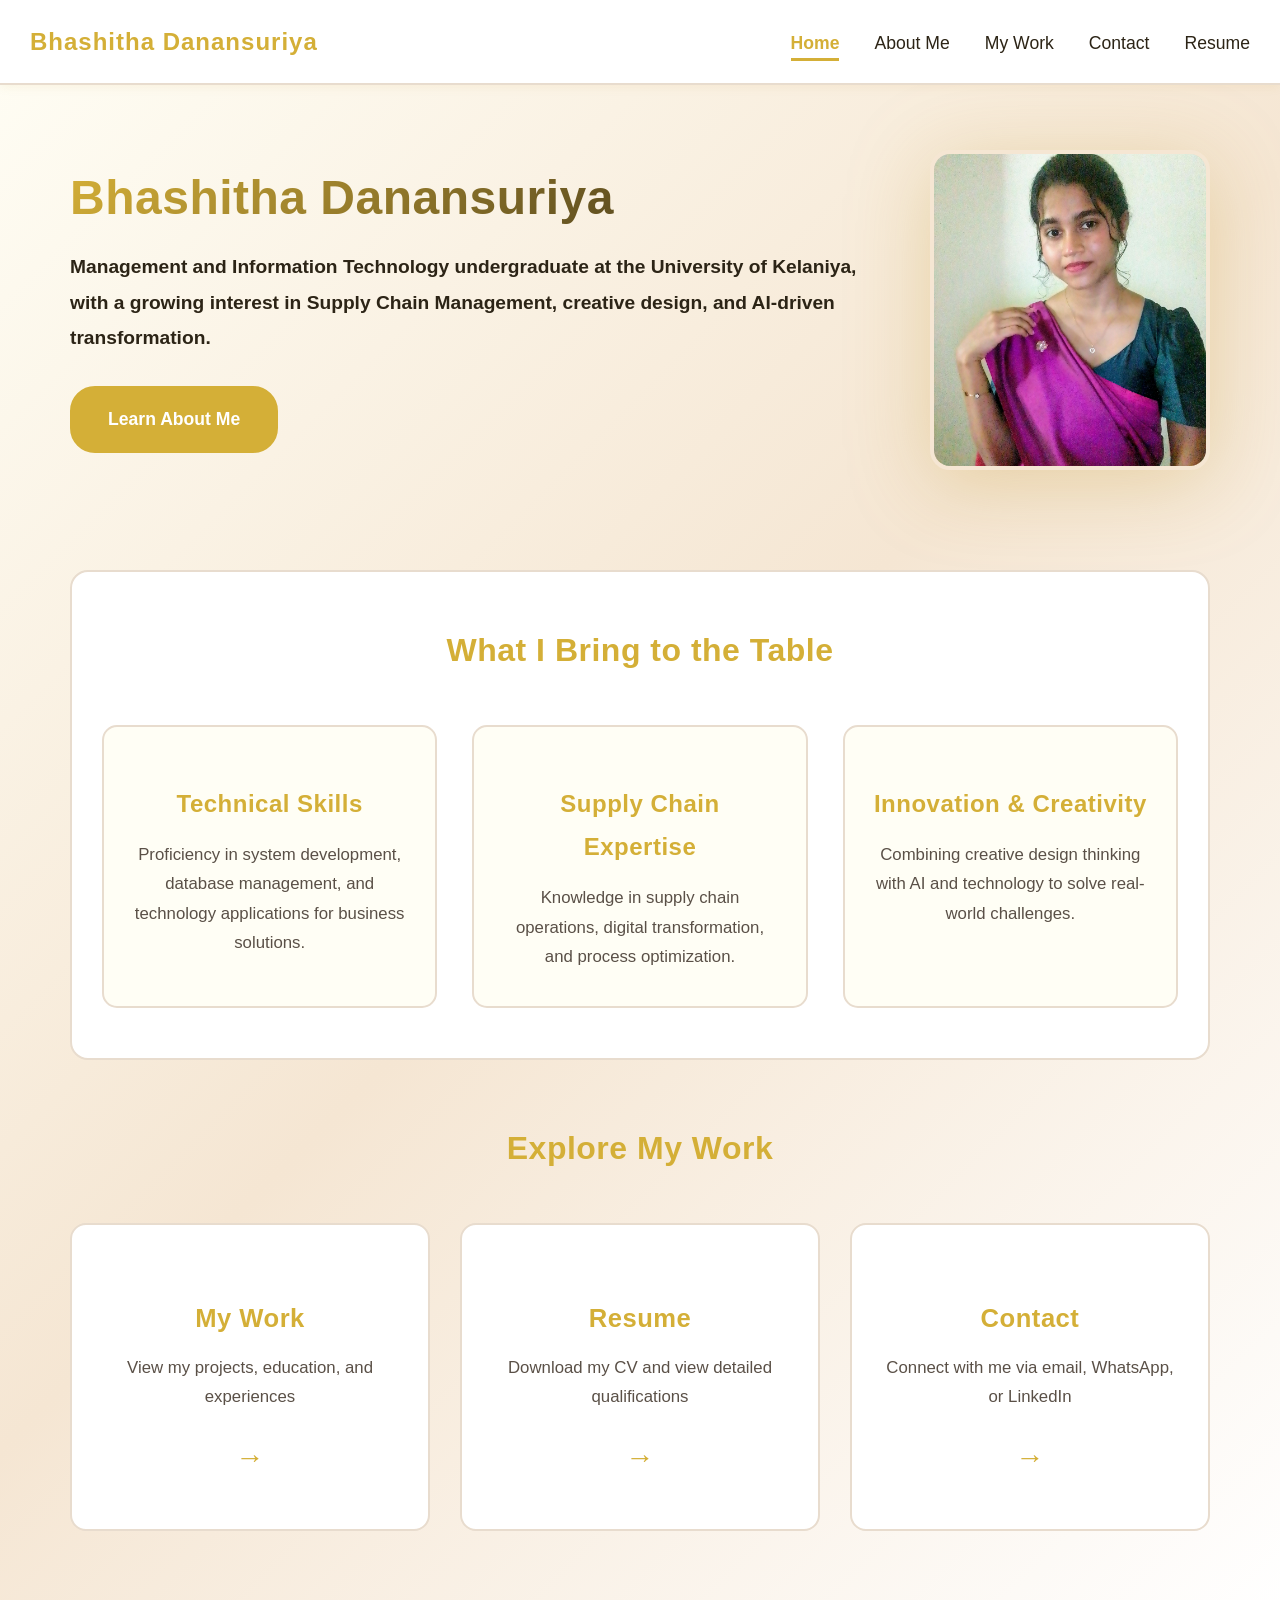
<file: index.html>
<!DOCTYPE html>
<html lang="en">
<head>
  <meta charset="UTF-8">
  <meta name="viewport" content="width=device-width, initial-scale=1.0">
  <title>Bhashitha Danansuriya | Portfolio</title>
  <link rel="stylesheet" href="style.css">
</head>
<body>

  <!-- Shared navbar: repeated on every page, with the current page marked "active" -->
  <nav>
    <div class="logo">Bhashitha Danansuriya</div>
    <ul>
      <li><a href="index.html" class="active">Home</a></li>
      <li><a href="about.html">About Me</a></li>
      <li><a href="my-work.html">My Work</a></li>
      <li><a href="contact.html">Contact</a></li>
      <li><a href="resume.html">Resume</a></li>
    </ul>
  </nav>

  <div class="container">
    <div class="hero">
      <div class="hero-text">
        <h1>Bhashitha Danansuriya</h1>
        <p class="hero-tagline"><strong>Management and Information Technology undergraduate at the University of Kelaniya, with a growing interest in Supply Chain Management, creative design, and AI-driven transformation.</strong></p>
        <div class="hero-cta">
          <a href="about.html" class="cta-button primary-cta">Learn About Me</a>
        </div>
      </div>
      <div class="hero-image">
        <img src="images/profile.jpg" alt="Bhashitha Danansuriya">
      </div>
    </div>

    <!-- Highlights Section -->
    <section class="highlights-section">
      <h2>What I Bring to the Table</h2>
      <div class="highlights-grid">
        <div class="highlight-card">
          <div class="highlight-icon">
            <i class="fas fa-brain"></i>
          </div>
          <h3>Technical Skills</h3>
          <p>Proficiency in system development, database management, and technology applications for business solutions.</p>
        </div>
        <div class="highlight-card">
          <div class="highlight-icon">
            <i class="fas fa-sitemap"></i>
          </div>
          <h3>Supply Chain Expertise</h3>
          <p>Knowledge in supply chain operations, digital transformation, and process optimization.</p>
        </div>
        <div class="highlight-card">
          <div class="highlight-icon">
            <i class="fas fa-lightbulb"></i>
          </div>
          <h3>Innovation & Creativity</h3>
          <p>Combining creative design thinking with AI and technology to solve real-world challenges.</p>
        </div>
      </div>
    </section>

    <!-- Quick Links Section -->
    <section class="quick-links-section">
      <h2>Explore My Work</h2>
      <div class="quick-links-grid">
        <a href="my-work.html" class="quick-link-card">
          <div class="quick-link-icon">
            <i class="fas fa-folder-open"></i>
          </div>
          <h3>My Work</h3>
          <p>View my projects, education, and experiences</p>
          <span class="quick-link-arrow">→</span>
        </a>
        <a href="resume.html" class="quick-link-card">
          <div class="quick-link-icon">
            <i class="fas fa-file-pdf"></i>
          </div>
          <h3>Resume</h3>
          <p>Download my CV and view detailed qualifications</p>
          <span class="quick-link-arrow">→</span>
        </a>
        <a href="contact.html" class="quick-link-card">
          <div class="quick-link-icon">
            <i class="fas fa-envelope"></i>
          </div>
          <h3>Contact</h3>
          <p>Connect with me via email, WhatsApp, or LinkedIn</p>
          <span class="quick-link-arrow">→</span>
        </a>
      </div>
    </section>
  </div>

  <script src="script.js"></script>
</body>
</html>
</file>
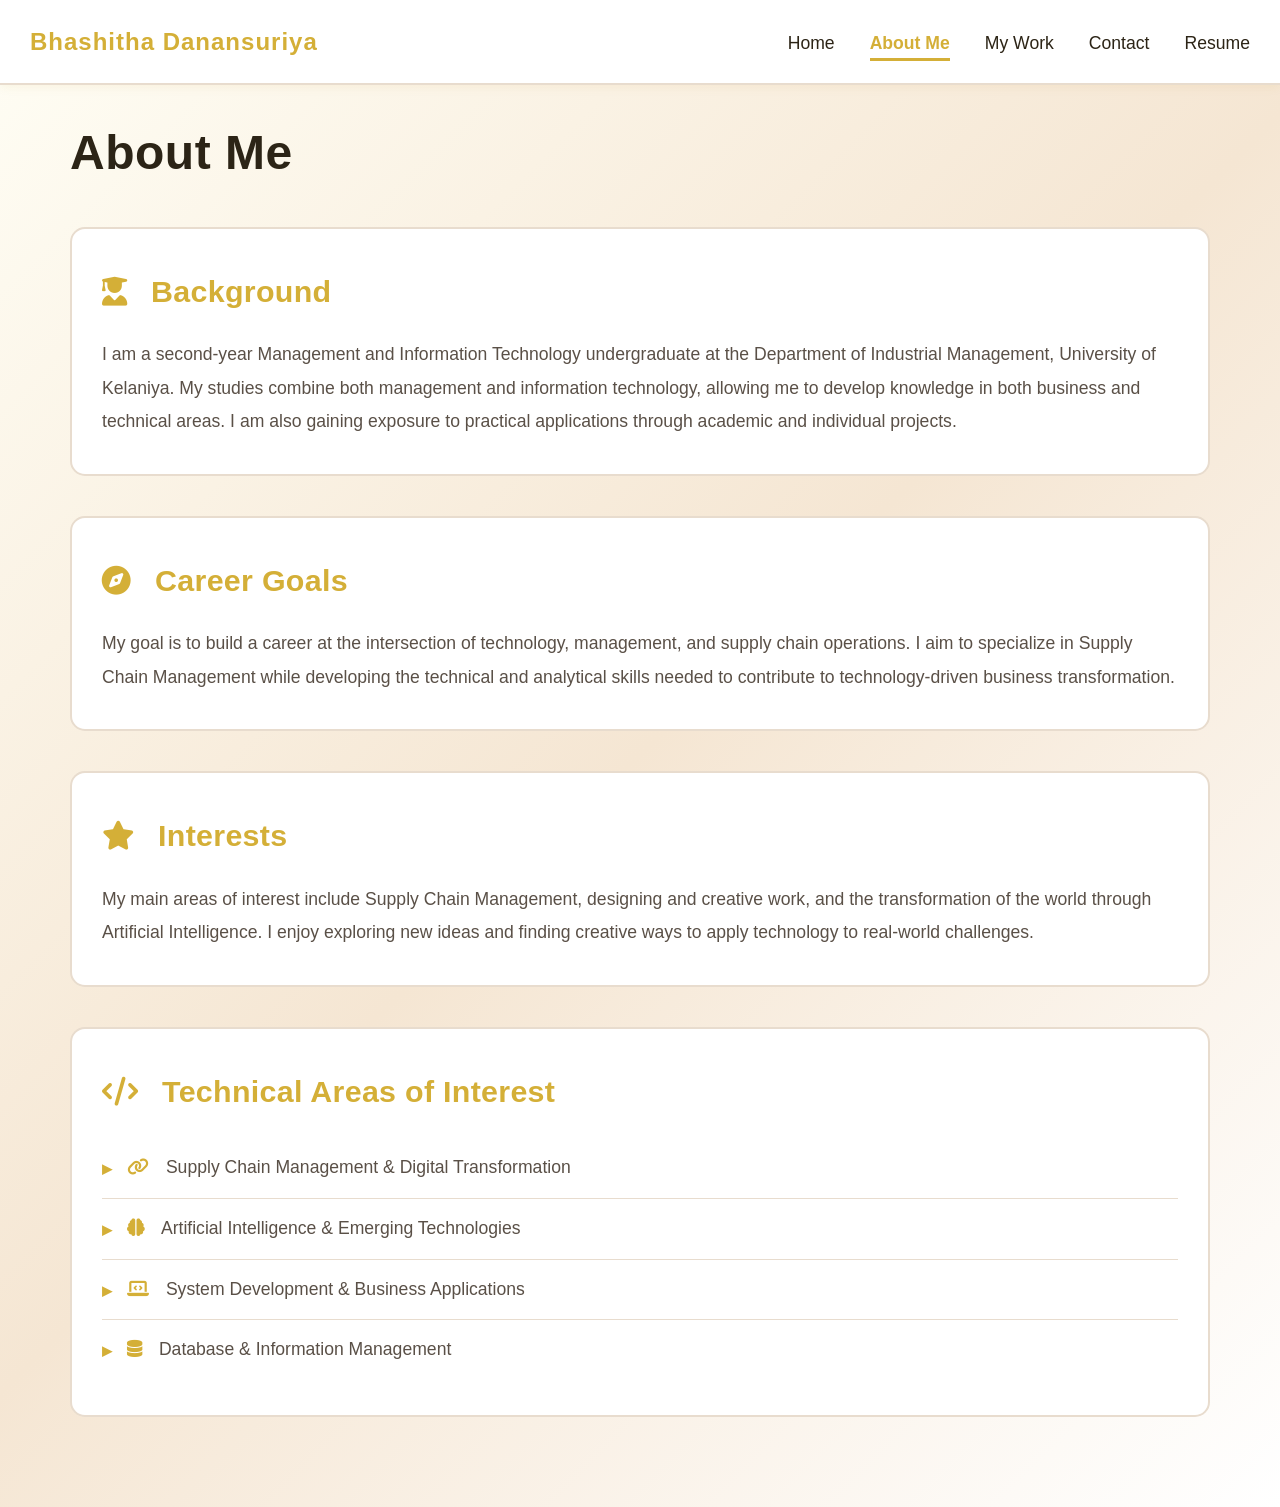
<file: about.html>
<!DOCTYPE html>
<html lang="en">
<head>
  <meta charset="UTF-8">
  <meta name="viewport" content="width=device-width, initial-scale=1.0">
  <title>About Me | Bhashitha Danansuriya</title>
  <link rel="stylesheet" href="style.css">
  <link rel="stylesheet" href="https://cdnjs.cloudflare.com/ajax/libs/font-awesome/6.4.0/css/all.min.css">
</head>
<body>

  <nav>
    <div class="logo">Bhashitha Danansuriya</div>
    <ul>
      <li><a href="index.html">Home</a></li>
      <li><a href="about.html" class="active">About Me</a></li>
      <li><a href="my-work.html">My Work</a></li>
      <li><a href="contact.html">Contact</a></li>
      <li><a href="resume.html">Resume</a></li>
    </ul>
  </nav>

  <div class="container">
    <h1>About Me</h1>

    <section class="about-section">
      <h2><i class="fas fa-user-graduate"></i> Background</h2>
      <p>I am a second-year Management and Information Technology undergraduate at the Department of Industrial Management, University of Kelaniya. My studies combine both management and information technology, allowing me to develop knowledge in both business and technical areas. I am also gaining exposure to practical applications through academic and individual projects.</p>
    </section>

    <section class="about-section">
      <h2><i class="fas fa-compass"></i> Career Goals</h2>
      <p>My goal is to build a career at the intersection of technology, management, and supply chain operations. I aim to specialize in Supply Chain Management while developing the technical and analytical skills needed to contribute to technology-driven business transformation.</p>
    </section>

    <section class="about-section">
      <h2><i class="fas fa-star"></i> Interests</h2>
      <p>My main areas of interest include Supply Chain Management, designing and creative work, and the transformation of the world through Artificial Intelligence. I enjoy exploring new ideas and finding creative ways to apply technology to real-world challenges.</p>
    </section>

    <section class="about-section">
      <h2><i class="fas fa-code"></i> Technical Areas of Interest</h2>
      <ul>
        <li><i class="fas fa-chain"></i> Supply Chain Management & Digital Transformation</li>
        <li><i class="fas fa-brain"></i> Artificial Intelligence & Emerging Technologies</li>
        <li><i class="fas fa-laptop-code"></i> System Development & Business Applications</li>
        <li><i class="fas fa-database"></i> Database & Information Management</li>
      </ul>
    </section>
  </div>

  <script src="script.js"></script>
</body>
</html>
</file>
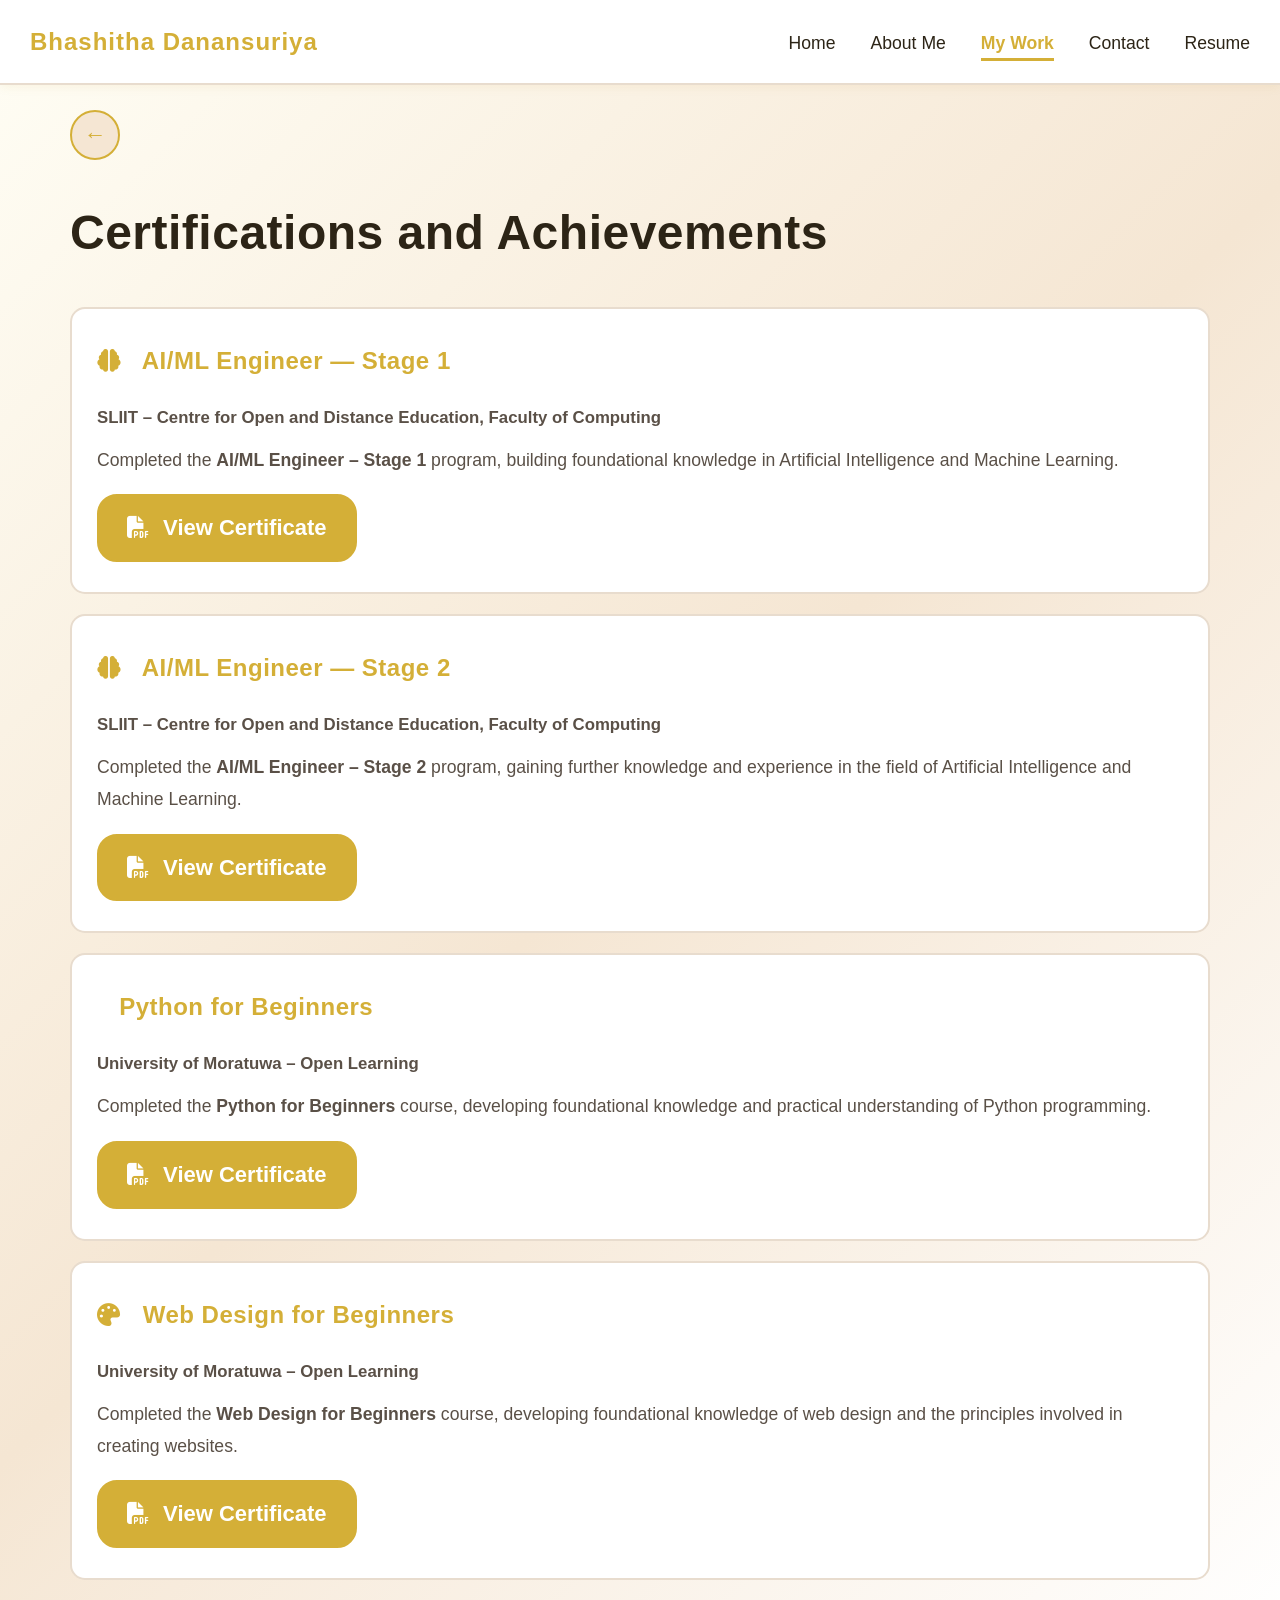
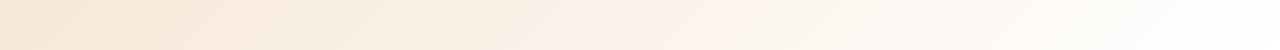
<file: certifications.html>
<!DOCTYPE html>
<html lang="en">
<head>
  <meta charset="UTF-8">
  <meta name="viewport" content="width=device-width, initial-scale=1.0">
  <title>Certifications and Achievements | Bhashitha Danansuriya</title>
  <link rel="stylesheet" href="style.css">
  <link rel="stylesheet" href="https://cdnjs.cloudflare.com/ajax/libs/font-awesome/6.4.0/css/all.min.css">
</head>
<body>

  <nav>
    <div class="logo">Bhashitha Danansuriya</div>
    <ul>
      <li><a href="index.html">Home</a></li>
      <li><a href="about.html">About Me</a></li>
      <li><a href="my-work.html" class="active">My Work</a></li>
      <li><a href="contact.html">Contact</a></li>
      <li><a href="resume.html">Resume</a></li>
    </ul>
  </nav>

  <div class="container">
    <a href="my-work.html" class="back-button" aria-label="Back to My Work">&larr;</a>

    <h1>Certifications and Achievements</h1>

    <div class="cert-list">

      <section class="cert-item">
        <h3><i class="fas fa-brain"></i> AI/ML Engineer — Stage 1</h3>
        <p class="cert-meta"><strong>SLIIT – Centre for Open and Distance Education, Faculty of Computing</strong></p>
        <p class="cert-desc">Completed the <strong>AI/ML Engineer – Stage 1</strong> program, building foundational knowledge in Artificial Intelligence and Machine Learning.</p>
        
        <a href="certifications/AI_ML_Engineer_Stage%201.pdf" target="_blank" rel="noopener" class="btn view-cert" aria-label="View certificate: AI/ML Engineer — Stage 1"><i class="fas fa-file-pdf"></i> View Certificate</a>
      </section>

      <section class="cert-item">
        <h3><i class="fas fa-brain"></i> AI/ML Engineer — Stage 2</h3>
        <p class="cert-meta"><strong>SLIIT – Centre for Open and Distance Education, Faculty of Computing</strong></p>
        <p class="cert-desc">Completed the <strong>AI/ML Engineer – Stage 2</strong> program, gaining further knowledge and experience in the field of Artificial Intelligence and Machine Learning.</p>
        
        <a href="certifications/AI_ML_Engineer_Stage%202.pdf" target="_blank" rel="noopener" class="btn view-cert" aria-label="View certificate: AI/ML Engineer — Stage 2"><i class="fas fa-file-pdf"></i> View Certificate</a>
      </section>

      <section class="cert-item">
        <h3><i class="fas fa-snake"></i> Python for Beginners</h3>
        <p class="cert-meta"><strong>University of Moratuwa – Open Learning</strong></p>
        <p class="cert-desc">Completed the <strong>Python for Beginners</strong> course, developing foundational knowledge and practical understanding of Python programming.</p>
        
        <a href="certifications/Python_for_Beginners%20Moratuwa%20University.pdf" target="_blank" rel="noopener" class="btn view-cert" aria-label="View certificate: Python for Beginners"><i class="fas fa-file-pdf"></i> View Certificate</a>
      </section>

      <section class="cert-item">
        <h3><i class="fas fa-palette"></i> Web Design for Beginners</h3>
        <p class="cert-meta"><strong>University of Moratuwa – Open Learning</strong></p>
        <p class="cert-desc">Completed the <strong>Web Design for Beginners</strong> course, developing foundational knowledge of web design and the principles involved in creating websites.</p>
        <a href="certifications/Web_Design_for_Beginners_E-Certificate.pdf" target="_blank" rel="noopener" class="btn view-cert" aria-label="View certificate: Web Design for Beginners"><i class="fas fa-file-pdf"></i> View Certificate</a>
      </section>

    </div>

  </div>

  <script src="script.js"></script>
</body>
</html>
</file>
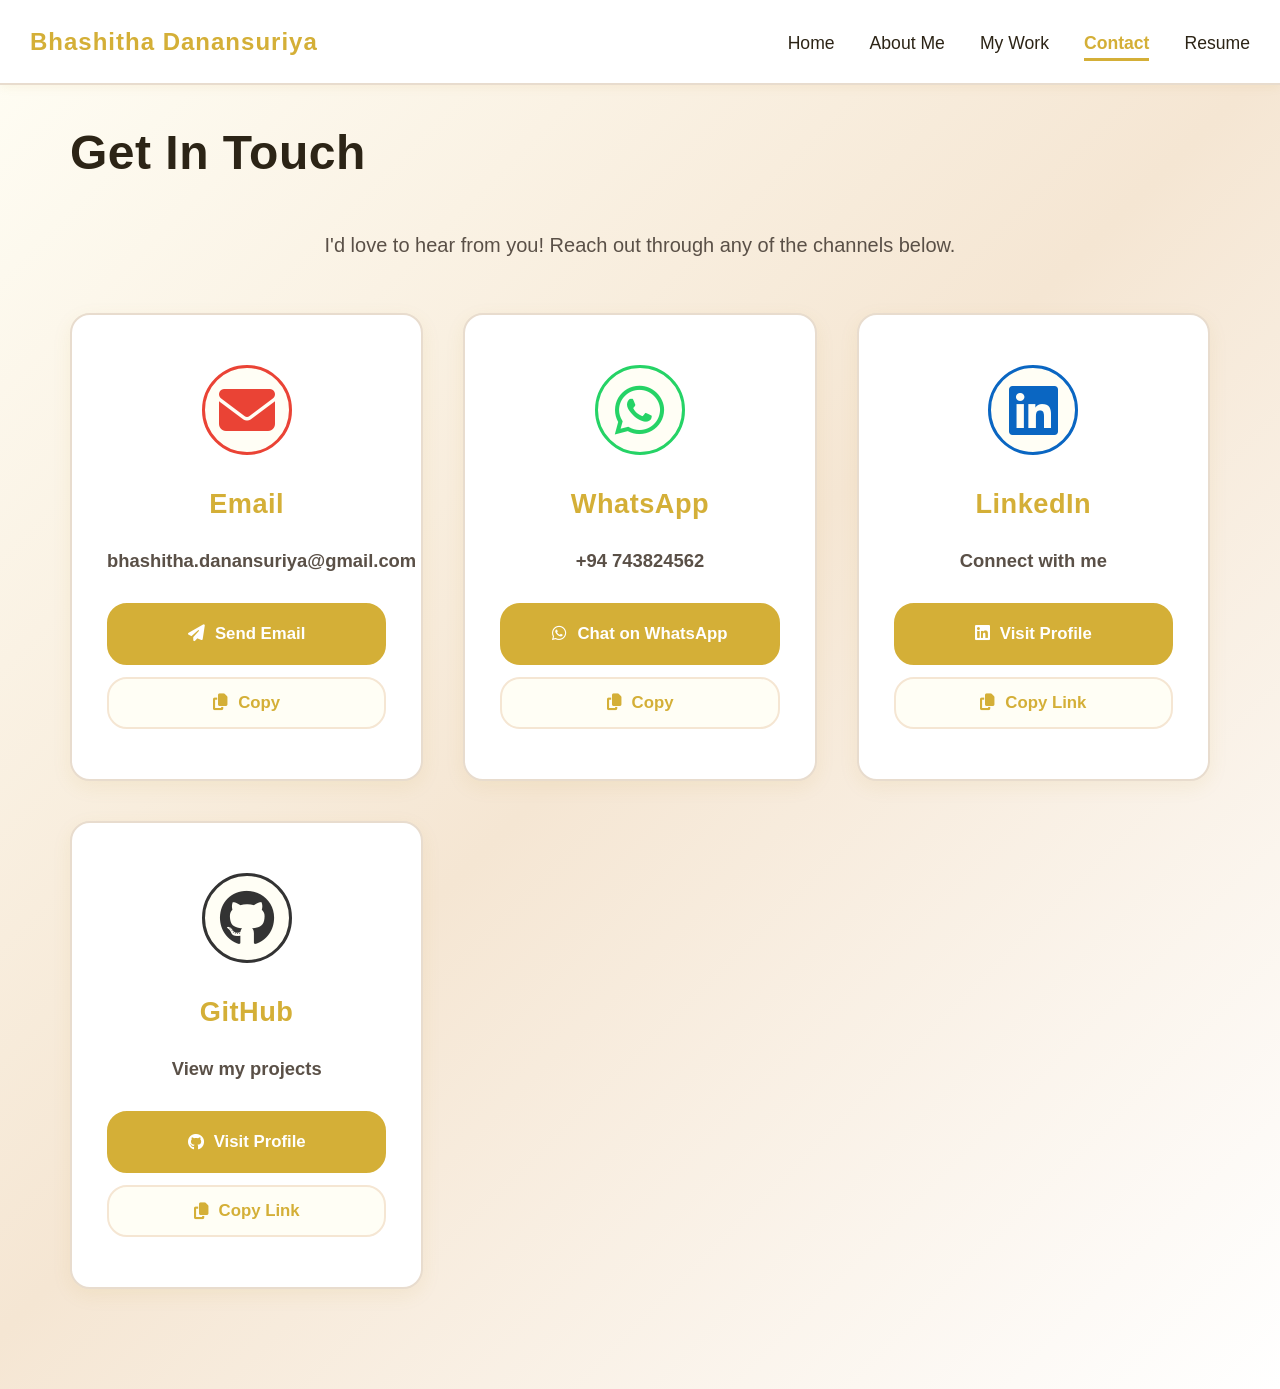
<file: contact.html>
<!DOCTYPE html>
<html lang="en">
<head>
  <meta charset="UTF-8">
  <meta name="viewport" content="width=device-width, initial-scale=1.0">
  <title>Contact | Bhashitha Danansuriya</title>
  <link rel="stylesheet" href="style.css">
  <link rel="stylesheet" href="https://cdnjs.cloudflare.com/ajax/libs/font-awesome/6.4.0/css/all.min.css">
</head>
<body>

  <nav>
    <div class="logo">Bhashitha Danansuriya</div>
    <ul>
      <li><a href="index.html">Home</a></li>
      <li><a href="about.html">About Me</a></li>
      <li><a href="my-work.html">My Work</a></li>
      <li><a href="contact.html" class="active">Contact</a></li>
      <li><a href="resume.html">Resume</a></li>
    </ul>
  </nav>

  <div class="container">
    <h1>Get In Touch</h1>
    <p class="contact-intro">I'd love to hear from you! Reach out through any of the channels below.</p>
    
    <div class="contact-grid">
      <!-- Email Card -->
      <div class="contact-card">
        <div class="contact-icon email-icon">
          <i class="fas fa-envelope"></i>
        </div>
        <h3>Email</h3>
        <p class="contact-method">bhashitha.danansuriya@gmail.com</p>
        <div class="contact-actions">
          <a href="mailto:bhashitha.danansuriya@gmail.com" class="contact-btn primary-btn">
            <i class="fas fa-paper-plane"></i> Send Email
          </a>
          <button class="contact-btn copy-btn" onclick="copyToClipboard('bhashitha.danansuriya@gmail.com', event)">
            <i class="fas fa-copy"></i> Copy
          </button>
        </div>
      </div>

      <!-- WhatsApp Card -->
      <div class="contact-card">
        <div class="contact-icon whatsapp-icon">
          <i class="fab fa-whatsapp"></i>
        </div>
        <h3>WhatsApp</h3>
        <p class="contact-method">+94 743824562</p>
        <div class="contact-actions">
          <a href="https://wa.me/94743824562" class="contact-btn primary-btn" target="_blank">
            <i class="fab fa-whatsapp"></i> Chat on WhatsApp
          </a>
          <button class="contact-btn copy-btn" onclick="copyToClipboard('+94 743824562', event)">
            <i class="fas fa-copy"></i> Copy
          </button>
        </div>
      </div>

      <!-- LinkedIn Card -->
      <div class="contact-card">
        <div class="contact-icon linkedin-icon">
          <i class="fab fa-linkedin"></i>
        </div>
        <h3>LinkedIn</h3>
        <p class="contact-method">Connect with me</p>
        <div class="contact-actions">
          <a href="https://www.linkedin.com/in/bhashitha-danansuriya-a262723a2?utm_source=share_via&utm_content=profile&utm_medium=member_android" class="contact-btn primary-btn" target="_blank">
            <i class="fab fa-linkedin"></i> Visit Profile
          </a>
          <button class="contact-btn copy-btn" onclick="copyToClipboard('https://www.linkedin.com/in/bhashitha-danansuriya-a262723a2?utm_source=share_via&utm_content=profile&utm_medium=member_android', event)">
            <i class="fas fa-copy"></i> Copy Link
          </button>
        </div>
      </div>

      <!-- GitHub Card -->
      <div class="contact-card">
        <div class="contact-icon github-icon">
          <i class="fab fa-github"></i>
        </div>
        <h3>GitHub</h3>
        <p class="contact-method">View my projects</p>
        <div class="contact-actions">
          <a href="https://github.com/BhashithaDanansuriya" class="contact-btn primary-btn" target="_blank">
            <i class="fab fa-github"></i> Visit Profile
          </a>
          <button class="contact-btn copy-btn" onclick="copyToClipboard('https://github.com/BhashithaDanansuriya', event)">
            <i class="fas fa-copy"></i> Copy Link
          </button>
        </div>
      </div>
    </div>
  </div>

  <script src="script.js"></script>
</body>
</html>
</file>
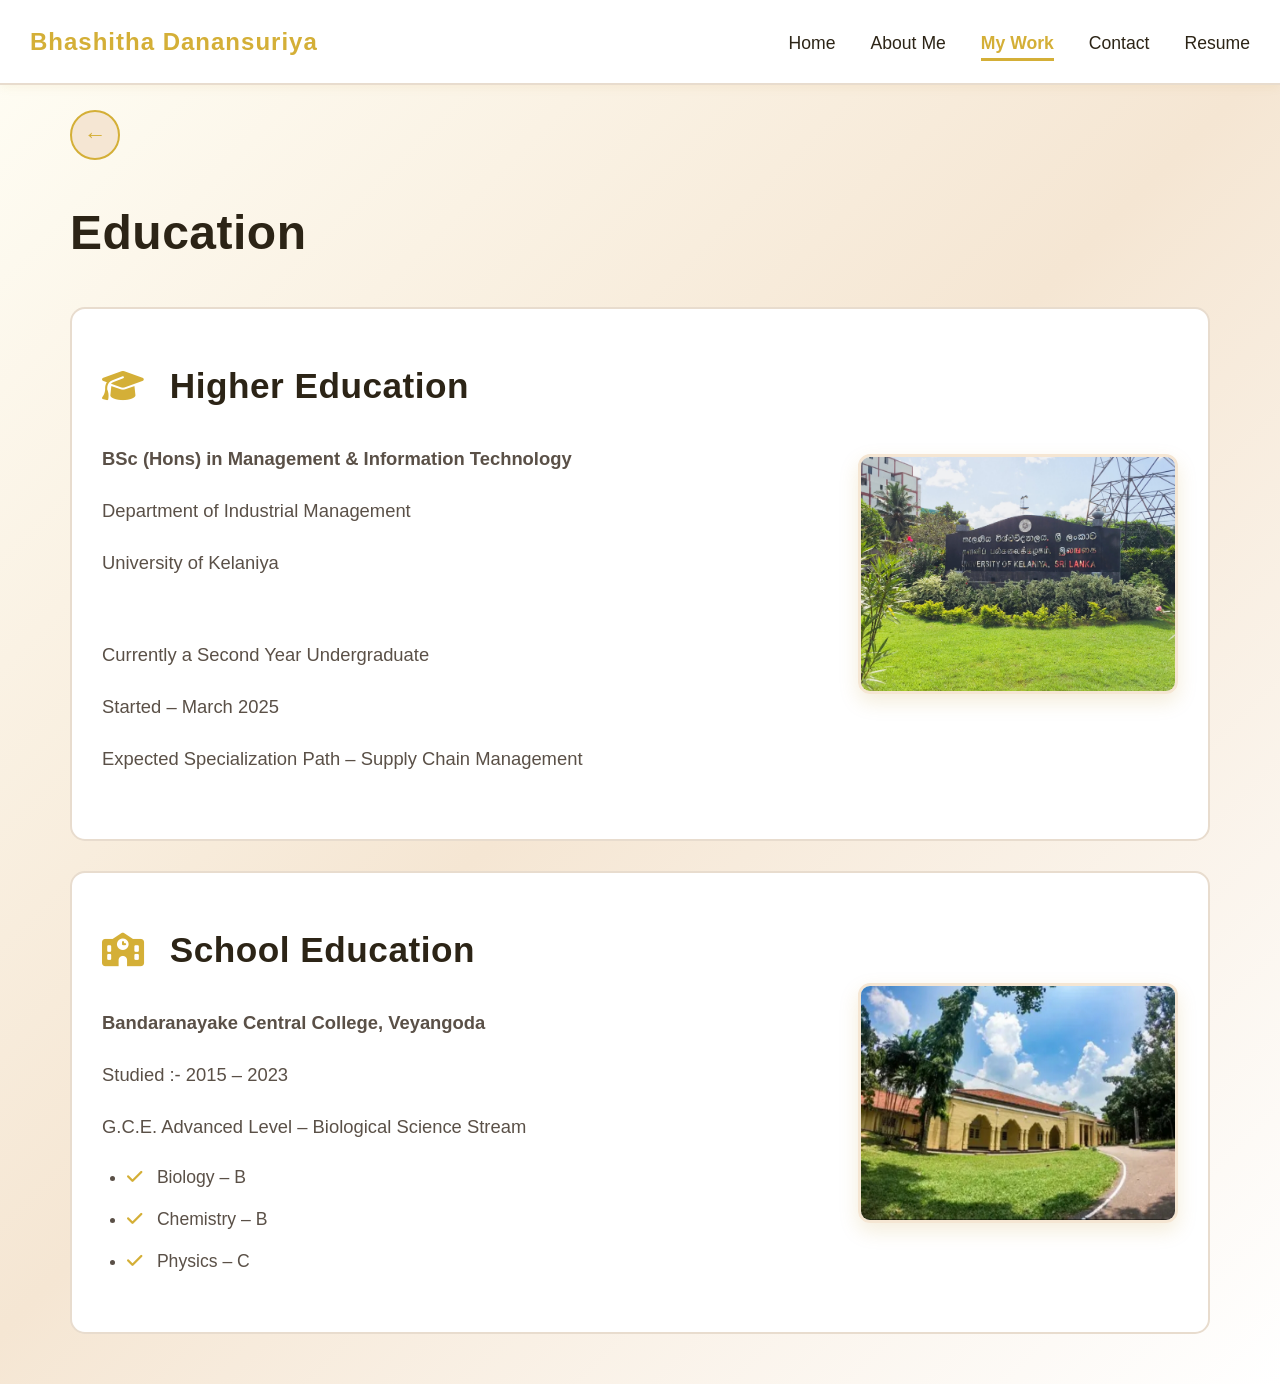
<file: education.html>
<!DOCTYPE html>
<html lang="en">
<head>
  <meta charset="UTF-8">
  <meta name="viewport" content="width=device-width, initial-scale=1.0">
  <title>Education | Bhashitha Danansuriya</title>
  <link rel="stylesheet" href="style.css">
  <link rel="stylesheet" href="https://cdnjs.cloudflare.com/ajax/libs/font-awesome/6.4.0/css/all.min.css">
</head>
<body>

  <nav>
    <div class="logo">Bhashitha Danansuriya</div>
    <ul>
      <li><a href="index.html">Home</a></li>
      <li><a href="about.html">About Me</a></li>
      <li><a href="my-work.html" class="active">My Work</a></li>
      <li><a href="contact.html">Contact</a></li>
      <li><a href="resume.html">Resume</a></li>
    </ul>
  </nav>

  <div class="container">
    <a href="my-work.html" class="back-button" aria-label="Back to My Work">&larr;</a>

    <h1>Education</h1>

    <!-- Higher Education section: text on the left, photo on the right -->
    <div class="edu-section">
      <div class="edu-text">
        <h2><i class="fas fa-graduation-cap"></i> Higher Education</h2>
        <p><strong>BSc (Hons) in Management &amp; Information Technology</strong></p>
        <p>Department of Industrial Management</p>
        <p>University of Kelaniya</p>
        <br>
        <p>Currently a Second Year Undergraduate</p>
        <p>Started – March 2025</p>
        <p>Expected Specialization Path – Supply Chain Management</p>
      </div>
      <div class="edu-image">
        <img src="images/university.jpg" alt="University of Kelaniya">
      </div>
    </div>

    <!-- School Education section: text on the left, photo on the right -->
    <div class="edu-section">
      <div class="edu-text">
        <h2><i class="fas fa-school"></i> School Education</h2>
        <p><strong>Bandaranayake Central College, Veyangoda</strong></p>
        <p>Studied :- 2015 – 2023</p>
        <p>G.C.E. Advanced Level – Biological Science Stream</p>
        <ul class="edu-list">
          <li><i class="fas fa-check"></i> Biology – B</li>
          <li><i class="fas fa-check"></i> Chemistry – B</li>
          <li><i class="fas fa-check"></i> Physics – C</li>
        </ul>
      </div>
      <div class="edu-image">
        <img src="images/school.jpeg" alt="Bandaranayake Central College">
      </div>
    </div>

  </div>

  <script src="script.js"></script>
</body>
</html>
</file>
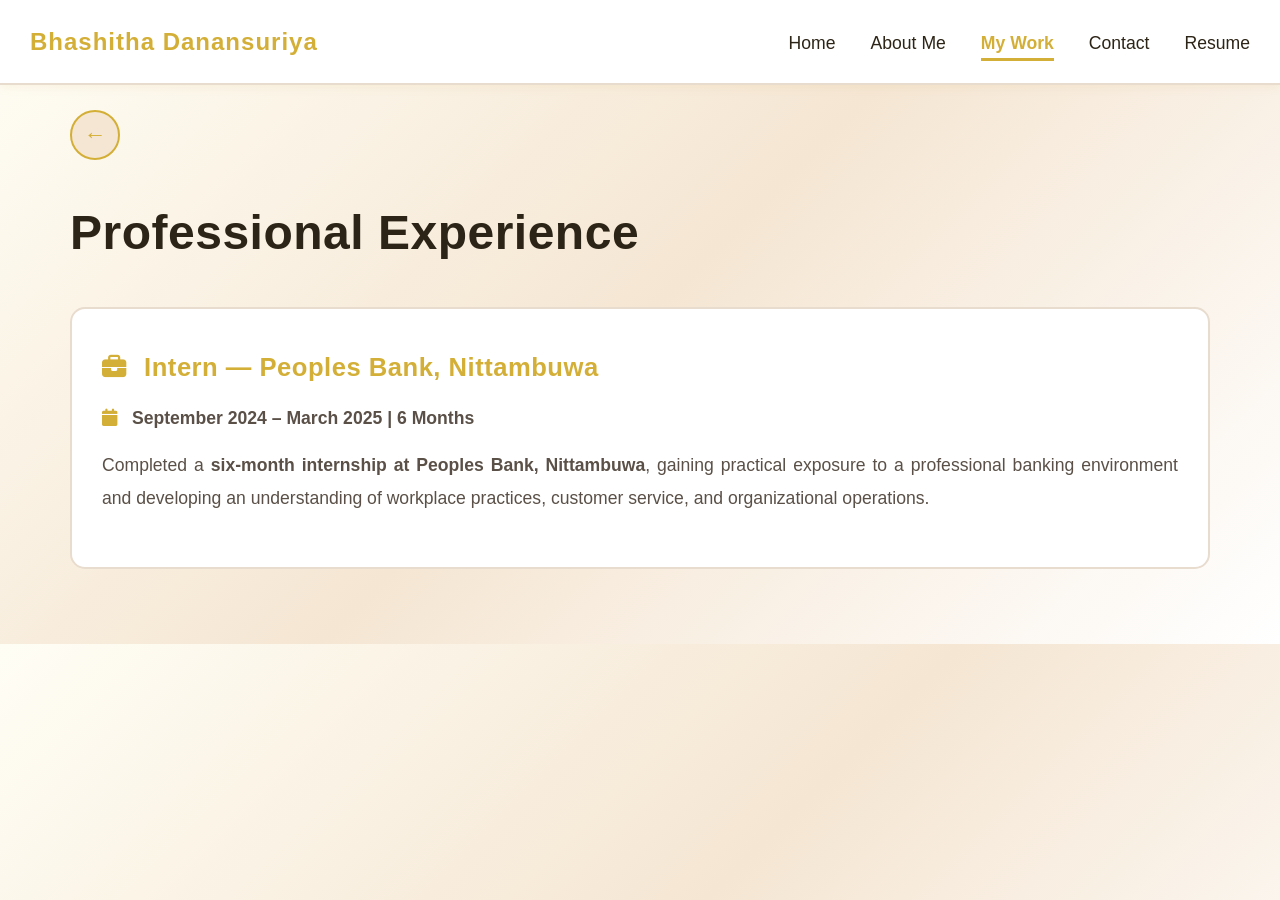
<file: experience.html>
<!DOCTYPE html>
<html lang="en">
<head>
  <meta charset="UTF-8">
  <meta name="viewport" content="width=device-width, initial-scale=1.0">
  <title>Experience | Bhashitha Danansuriya</title>
  <link rel="stylesheet" href="style.css">
  <link rel="stylesheet" href="https://cdnjs.cloudflare.com/ajax/libs/font-awesome/6.4.0/css/all.min.css">
</head>
<body>

  <nav>
    <div class="logo">Bhashitha Danansuriya</div>
    <ul>
      <li><a href="index.html">Home</a></li>
      <li><a href="about.html">About Me</a></li>
      <li><a href="my-work.html" class="active">My Work</a></li>
      <li><a href="contact.html">Contact</a></li>
      <li><a href="resume.html">Resume</a></li>
    </ul>
  </nav>

  <div class="container">
    <a href="my-work.html" class="back-button" aria-label="Back to My Work">&larr;</a>

    <h1>Professional Experience</h1>

    <div class="experience-section">
      <h3><i class="fas fa-briefcase"></i> Intern — Peoples Bank, Nittambuwa</h3>
      <p class="experience-meta"><i class="fas fa-calendar"></i> <strong>September 2024 – March 2025 | 6 Months</strong></p>
      <p class="experience-desc">Completed a <strong>six-month internship at Peoples Bank, Nittambuwa</strong>, gaining practical exposure to a professional banking environment and developing an understanding of workplace practices, customer service, and organizational operations.</p>
    </div>
  </div>

  <script src="script.js"></script>
</body>
</html>
</file>
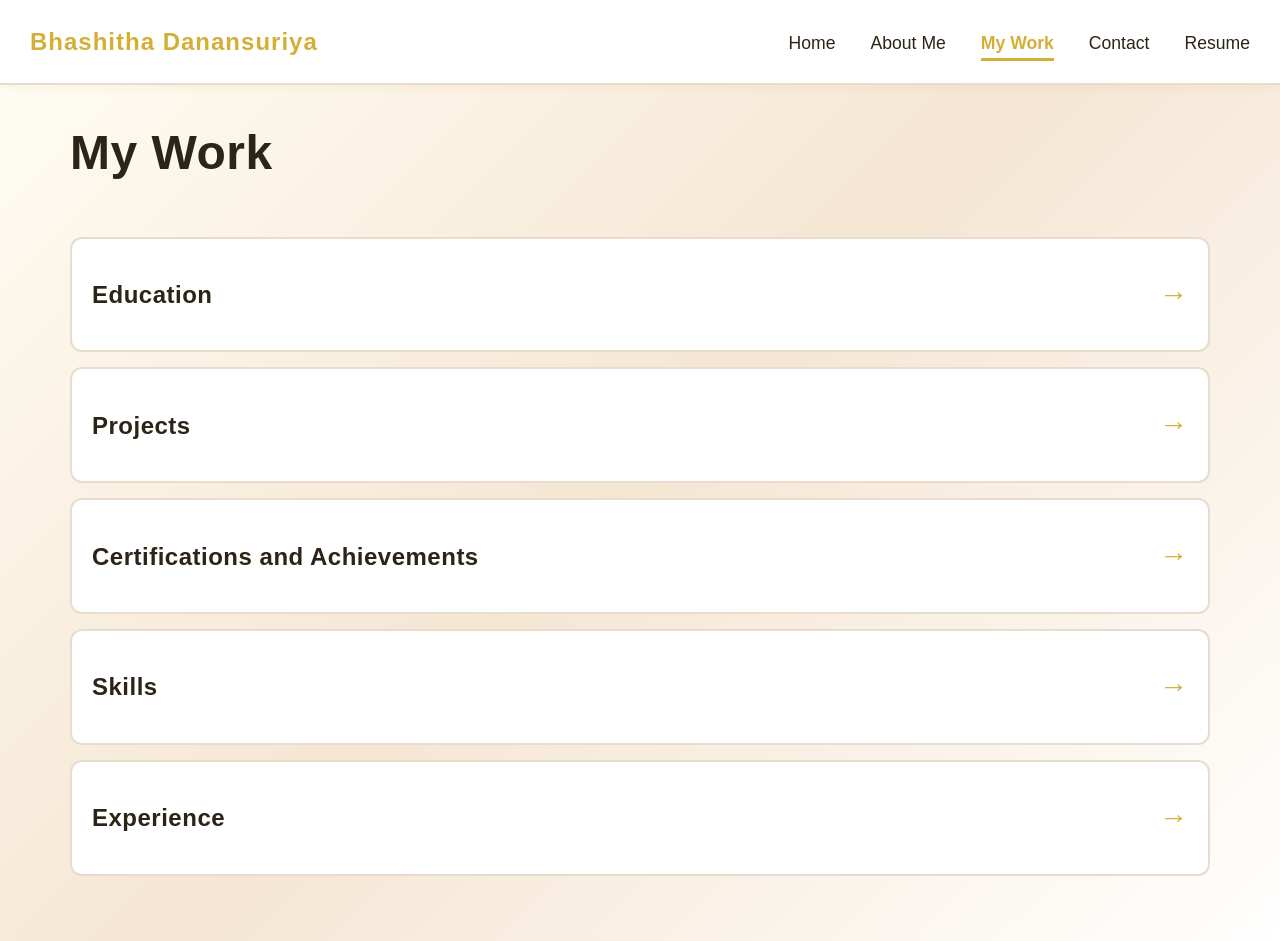
<file: my-work.html>
<!DOCTYPE html>
<html lang="en">
<head>
  <meta charset="UTF-8">
  <meta name="viewport" content="width=device-width, initial-scale=1.0">
  <title>My Work | Bhashitha Danansuriya</title>
  <link rel="stylesheet" href="style.css">
</head>
<body>

  <nav>
    <div class="logo">Bhashitha Danansuriya</div>
    <ul>
      <li><a href="index.html">Home</a></li>
      <li><a href="about.html">About Me</a></li>
      <li><a href="my-work.html" class="active">My Work</a></li>
      <li><a href="contact.html">Contact</a></li>
      <li><a href="resume.html">Resume</a></li>
    </ul>
  </nav>

  <div class="container">
    <h1>My Work</h1>

    <!-- Each row links to its own page. The arrow (→) signals it's clickable. -->
    <div class="work-list">

      <a href="education.html" class="work-list-item">
        <h3>Education</h3>
        <span class="arrow">&rarr;</span>
      </a>

      <a href="projects.html" class="work-list-item">
        <h3>Projects</h3>
        <span class="arrow">&rarr;</span>
      </a>

      <a href="certifications.html" class="work-list-item">
        <h3>Certifications and Achievements</h3>
        <span class="arrow">&rarr;</span>
      </a>

      <a href="skills.html" class="work-list-item">
        <h3>Skills</h3>
        <span class="arrow">&rarr;</span>
      </a>

      <a href="experience.html" class="work-list-item">
        <h3>Experience</h3>
        <span class="arrow">&rarr;</span>
      </a>

    </div>
  </div>

  <script src="script.js"></script>
</body>
</html>
</file>
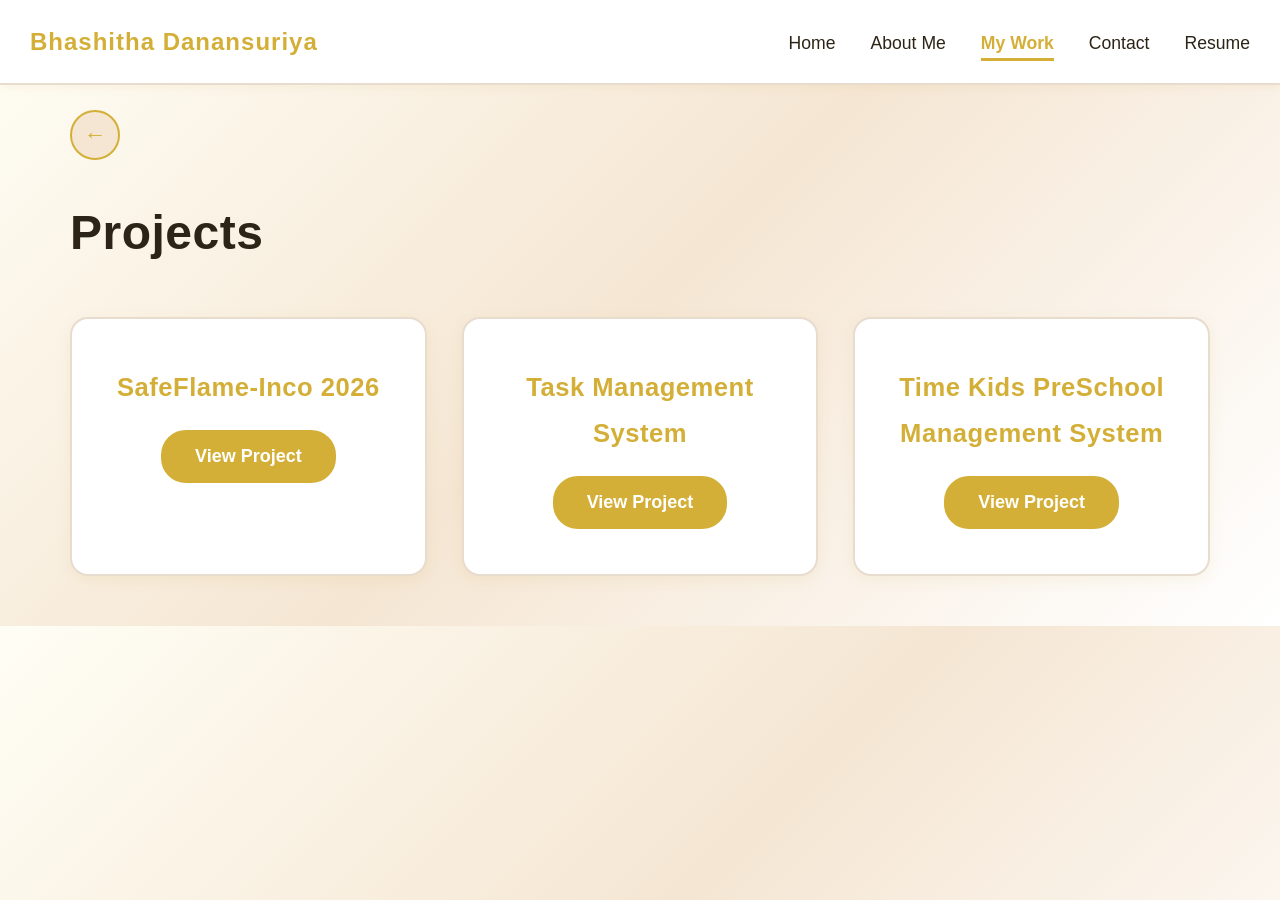
<file: projects.html>
<!DOCTYPE html>
<html lang="en">
<head>
  <meta charset="UTF-8">
  <meta name="viewport" content="width=device-width, initial-scale=1.0">
  <title>Projects | Bhashitha Danansuriya</title>
  <link rel="stylesheet" href="style.css">
</head>
<body>

  <nav>
    <div class="logo">Bhashitha Danansuriya</div>
    <ul>
      <li><a href="index.html">Home</a></li>
      <li><a href="about.html">About Me</a></li>
      <li><a href="my-work.html" class="active">My Work</a></li>
      <li><a href="contact.html">Contact</a></li>
      <li><a href="resume.html">Resume</a></li>
    </ul>
  </nav>

  <div class="container">
    <a href="my-work.html" class="back-button" aria-label="Back to My Work">&larr;</a>

    <h1>Projects</h1>

    <!-- Boxes, not a list — each box has a "View Project" button that links to its detail page -->
    <div class="project-grid">

      <div class="project-box">
        <h3>SafeFlame-Inco 2026</h3>
        <a href="safeflame.html"><button>View Project</button></a>
      </div>

      <div class="project-box">
        <h3>Task Management System</h3>
        <a href="task-management-system.html"><button>View Project</button></a>
      </div>

      <div class="project-box">
        <h3>Time Kids PreSchool Management System</h3>
        <a href="timekids.html"><button>View Project</button></a>
      </div>

    </div>
  </div>

  <script src="script.js"></script>
</body>
</html>
</file>
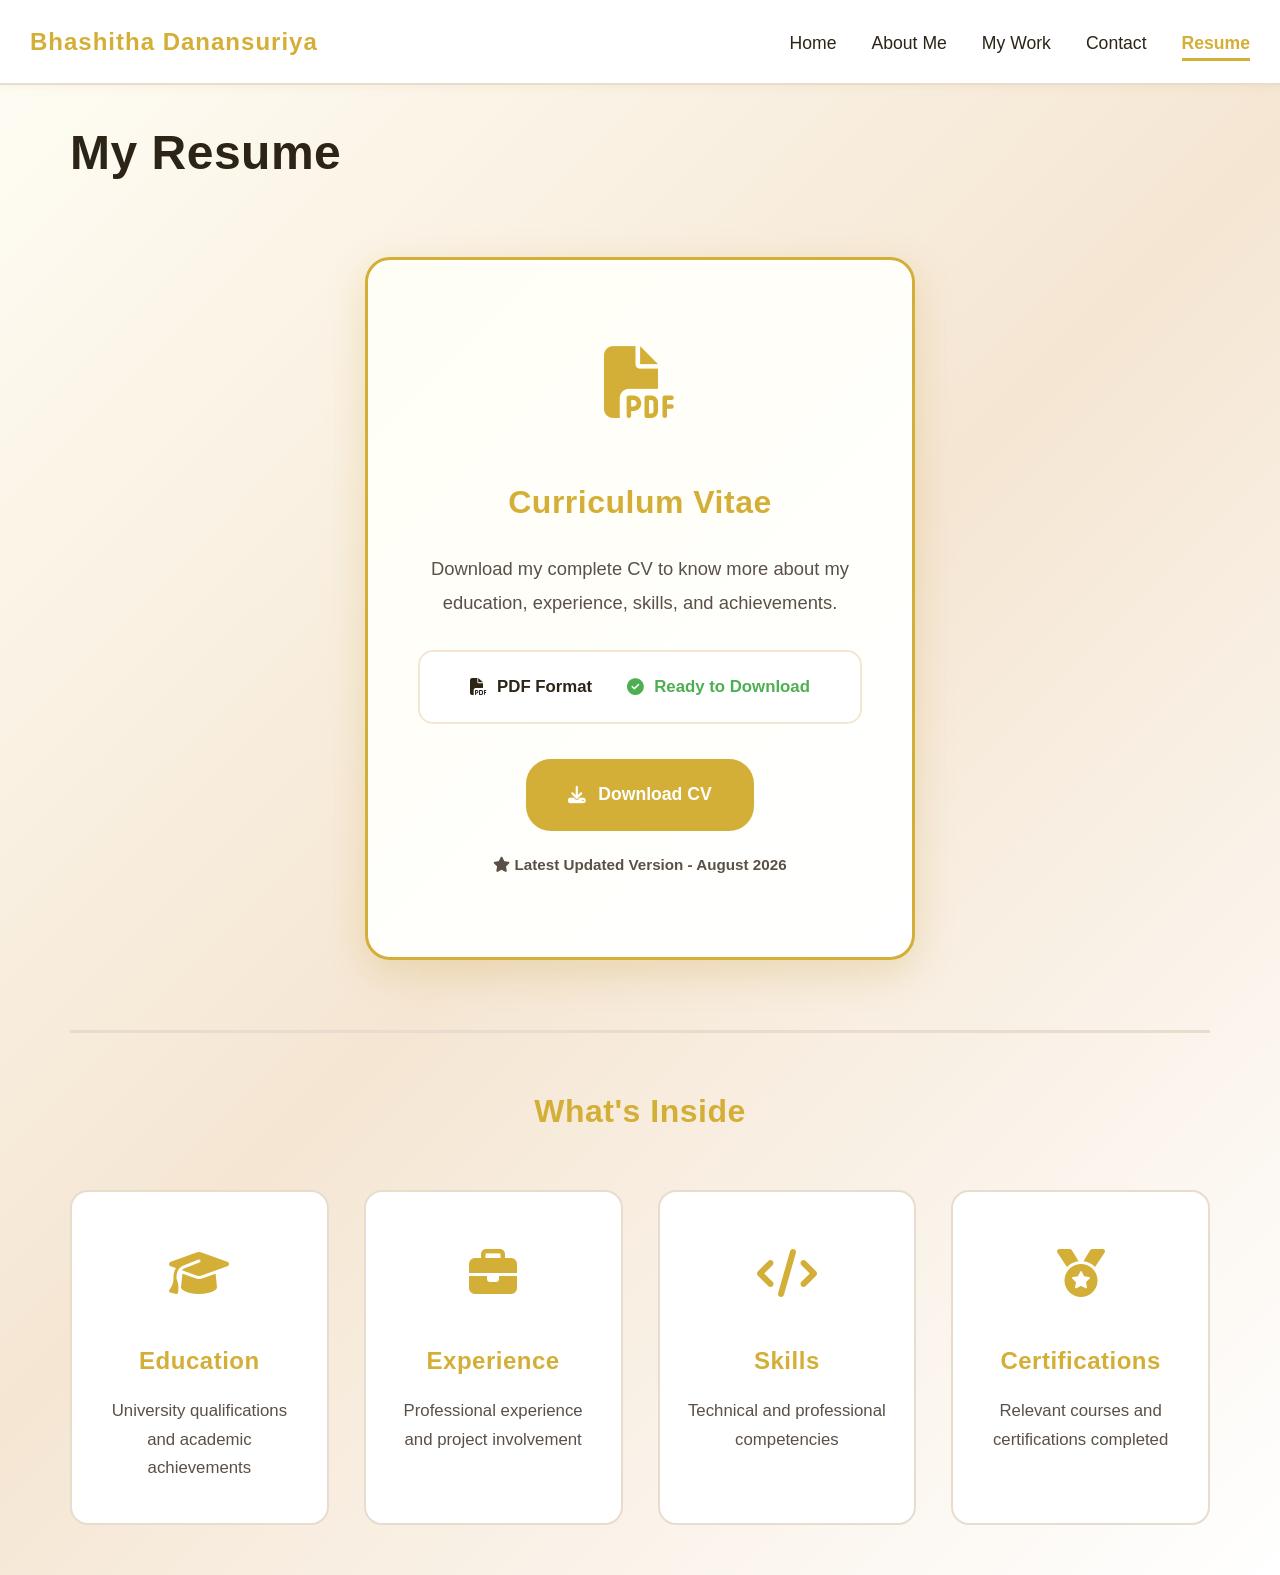
<file: resume.html>
<!DOCTYPE html>
<html lang="en">
<head>
  <meta charset="UTF-8">
  <meta name="viewport" content="width=device-width, initial-scale=1.0">
  <title>Resume | Bhashitha Danansuriya</title>
  <link rel="stylesheet" href="style.css">
  <link rel="stylesheet" href="https://cdnjs.cloudflare.com/ajax/libs/font-awesome/6.4.0/css/all.min.css">
</head>
<body>

  <nav>
    <div class="logo">Bhashitha Danansuriya</div>
    <ul>
      <li><a href="index.html">Home</a></li>
      <li><a href="about.html">About Me</a></li>
      <li><a href="my-work.html">My Work</a></li>
      <li><a href="contact.html">Contact</a></li>
      <li><a href="resume.html" class="active">Resume</a></li>
    </ul>
  </nav>

  <div class="container">
    <h1>My Resume</h1>
    
    <div class="cv-download-section">
      <div class="cv-card">
        <div class="cv-icon">
          <i class="fas fa-file-pdf"></i>
        </div>
        <h2>Curriculum Vitae</h2>
        <p class="cv-description">Download my complete CV to know more about my education, experience, skills, and achievements.</p>
        
        <div class="cv-details">
          <span class="cv-format"><i class="fas fa-file-pdf"></i> PDF Format</span>
          <span class="cv-ready"><i class="fas fa-check-circle"></i> Ready to Download</span>
        </div>
        
        <a href="cv/my_cv.pdf" class="cv-download-btn" download>
          <i class="fas fa-download"></i> Download CV
        </a>
        
        <p class="cv-note"><i class="fas fa-star"></i> Latest Updated Version - August 2026</p>
      </div>
    </div>

    <div class="resume-preview-section">
      <h2>What's Inside</h2>
      <div class="resume-features">
        <div class="feature-item">
          <div class="feature-icon">
            <i class="fas fa-graduation-cap"></i>
          </div>
          <h3>Education</h3>
          <p>University qualifications and academic achievements</p>
        </div>
        <div class="feature-item">
          <div class="feature-icon">
            <i class="fas fa-briefcase"></i>
          </div>
          <h3>Experience</h3>
          <p>Professional experience and project involvement</p>
        </div>
        <div class="feature-item">
          <div class="feature-icon">
            <i class="fas fa-code"></i>
          </div>
          <h3>Skills</h3>
          <p>Technical and professional competencies</p>
        </div>
        <div class="feature-item">
          <div class="feature-icon">
            <i class="fas fa-medal"></i>
          </div>
          <h3>Certifications</h3>
          <p>Relevant courses and certifications completed</p>
        </div>
      </div>
    </div>
  </div>

  <script src="script.js"></script>
</body>
</html>
</file>
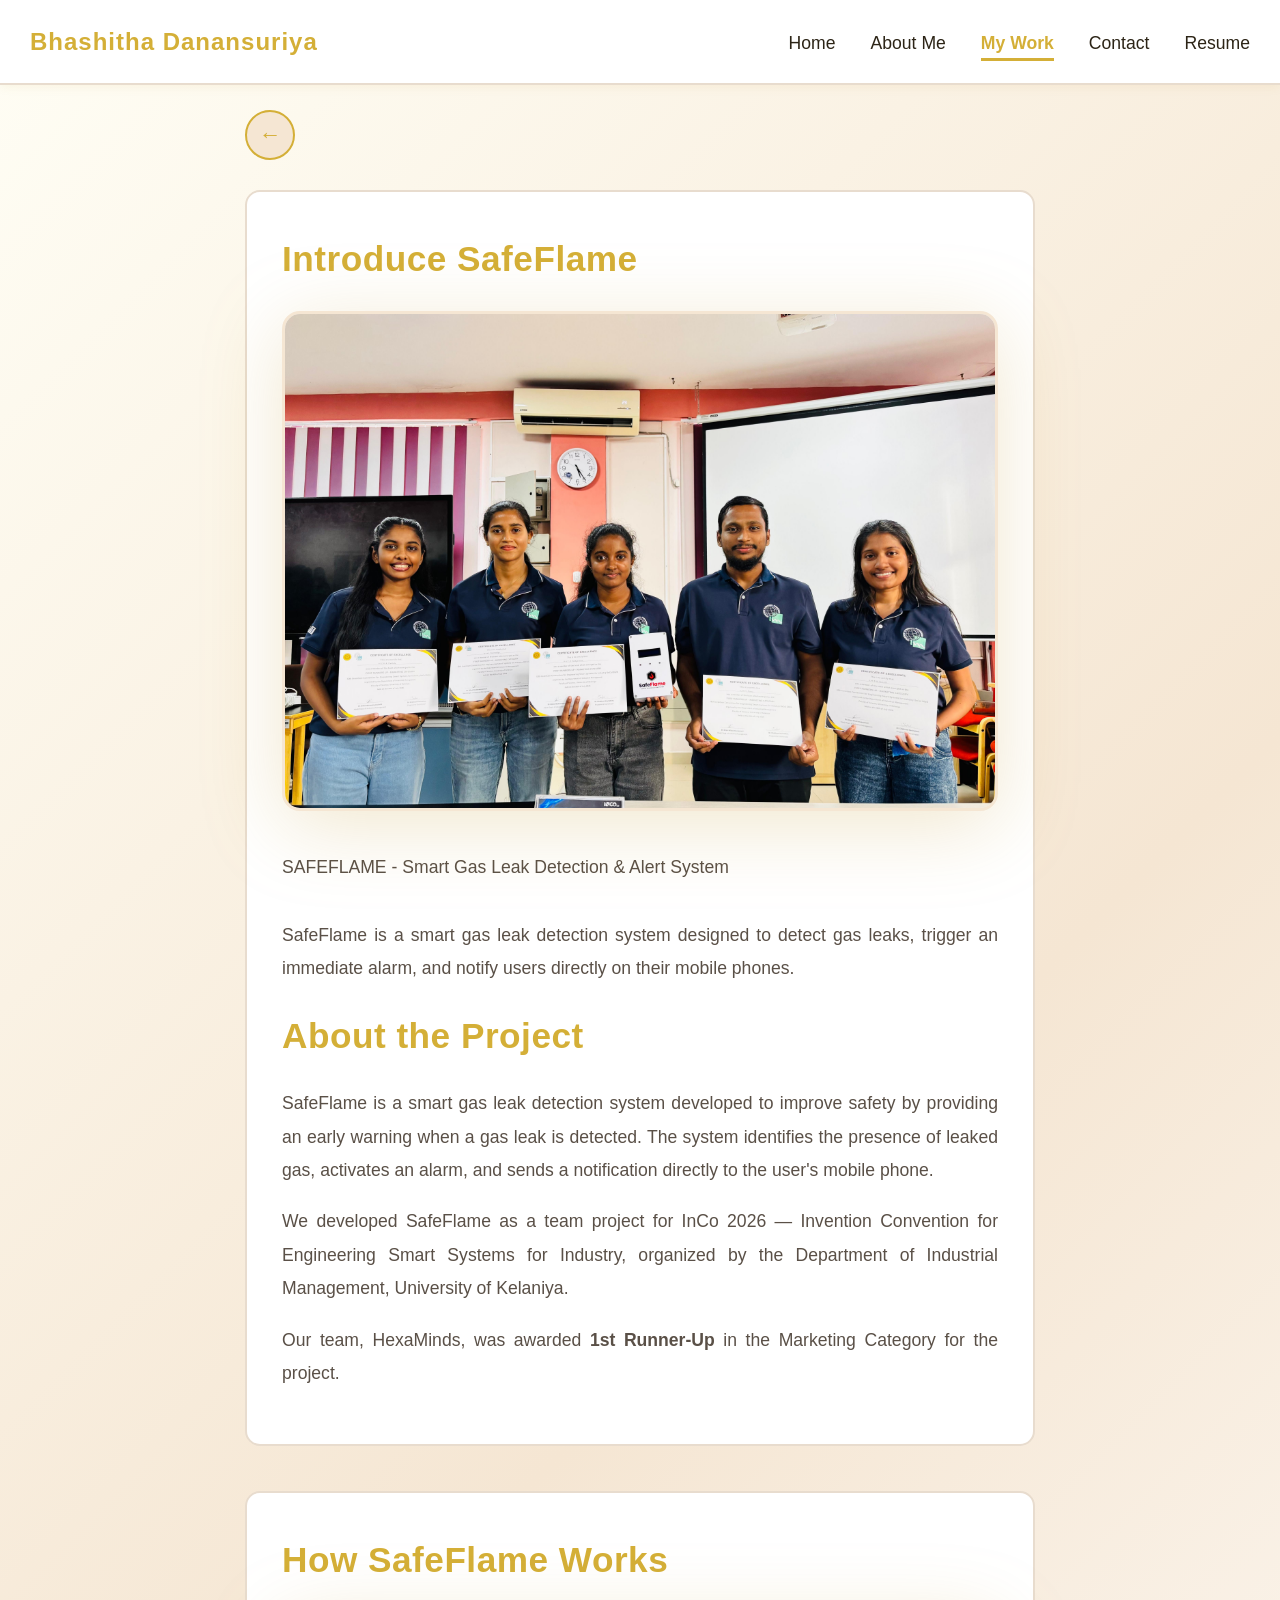
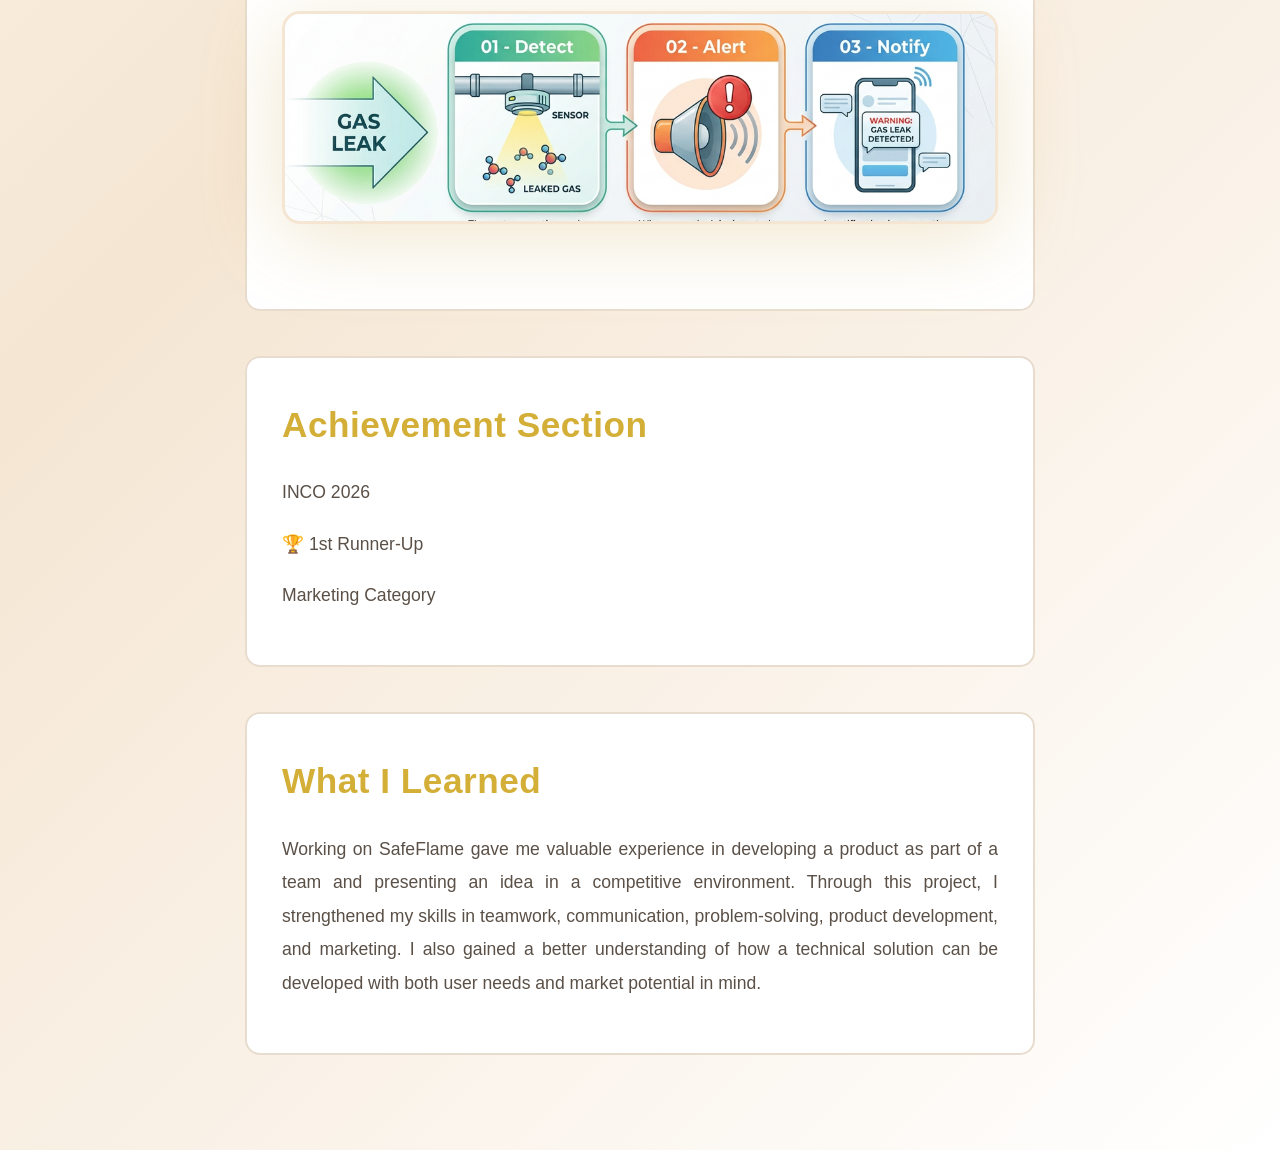
<file: safeflame.html>
<!DOCTYPE html>
<html lang="en">
<head>
  <meta charset="UTF-8">
  <meta name="viewport" content="width=device-width, initial-scale=1.0">
  <title>SafeFlame-Inco 2026 | Bhashitha Danansuriya</title>
  <link rel="stylesheet" href="style.css">
</head>
<body>

  <nav>
    <div class="logo">Bhashitha Danansuriya</div>
    <ul>
      <li><a href="index.html">Home</a></li>
      <li><a href="about.html">About Me</a></li>
      <li><a href="my-work.html" class="active">My Work</a></li>
      <li><a href="contact.html">Contact</a></li>
      <li><a href="resume.html">Resume</a></li>
    </ul>
  </nav>

  <div class="container project-detail">
    <a href="projects.html" class="back-button" aria-label="Back to Projects">&larr;</a>

    <!-- ===== Section 1: Introduce SafeFlame ===== -->
    <div class="detail-section">
      <h2>Introduce SafeFlame</h2>

      <div class="detail-img-wrap">
        <img src="images/safeflame-team.jpeg" alt="SafeFlame team with certificates" class="detail-img">
      </div>
      <p class="project-subtitle">SAFEFLAME - Smart Gas Leak Detection & Alert System</p>

      <p>
        SafeFlame is a smart gas leak detection system designed to detect gas leaks,
        trigger an immediate alarm, and notify users directly on their mobile phones.
      </p>

      <h2>About the Project</h2>
      <p>
        SafeFlame is a smart gas leak detection system developed to improve safety by
        providing an early warning when a gas leak is detected. The system identifies
        the presence of leaked gas, activates an alarm, and sends a notification directly
        to the user's mobile phone.
      </p>
      <p>
        We developed SafeFlame as a team project for InCo 2026 — Invention Convention for
        Engineering Smart Systems for Industry, organized by the Department of Industrial
        Management, University of Kelaniya.
      </p>
      <p>
        Our team, HexaMinds, was awarded <strong>1st Runner-Up</strong> in the Marketing
        Category for the project.
      </p>
    </div>

    <!-- ===== Section 2: How SafeFlame Works ===== -->
    <div class="detail-section">
      <h2>How SafeFlame Works</h2>
      <div class="detail-img-wrap">
        <img src="images/safeflame-diagram.png" alt="How SafeFlame works: Detect, Alert, Notify" class="detail-img">
      </div>
    </div>

    <!-- ===== Section 3: Achievement ===== -->
    <div class="detail-section">
      <h2>Achievement Section</h2>
      <p class="achievement-text">INCO 2026</p>
      <p class="achievement-text">🏆 1st Runner-Up</p>
      <p class="achievement-text">Marketing Category</p>

      <!-- Achievement image removed as requested -->
    </div>

    <!-- ===== Section 4: What I Learned ===== -->
    <div class="detail-section">
      <h2>What I Learned</h2>
      <p>
        Working on SafeFlame gave me valuable experience in developing a product as
        part of a team and presenting an idea in a competitive environment. Through this
        project, I strengthened my skills in teamwork, communication, problem-solving,
        product development, and marketing. I also gained a better understanding of how
        a technical solution can be developed with both user needs and market potential
        in mind.
      </p>
    </div>

  </div>

  <script src="script.js"></script>
</body>
</html>
</file>
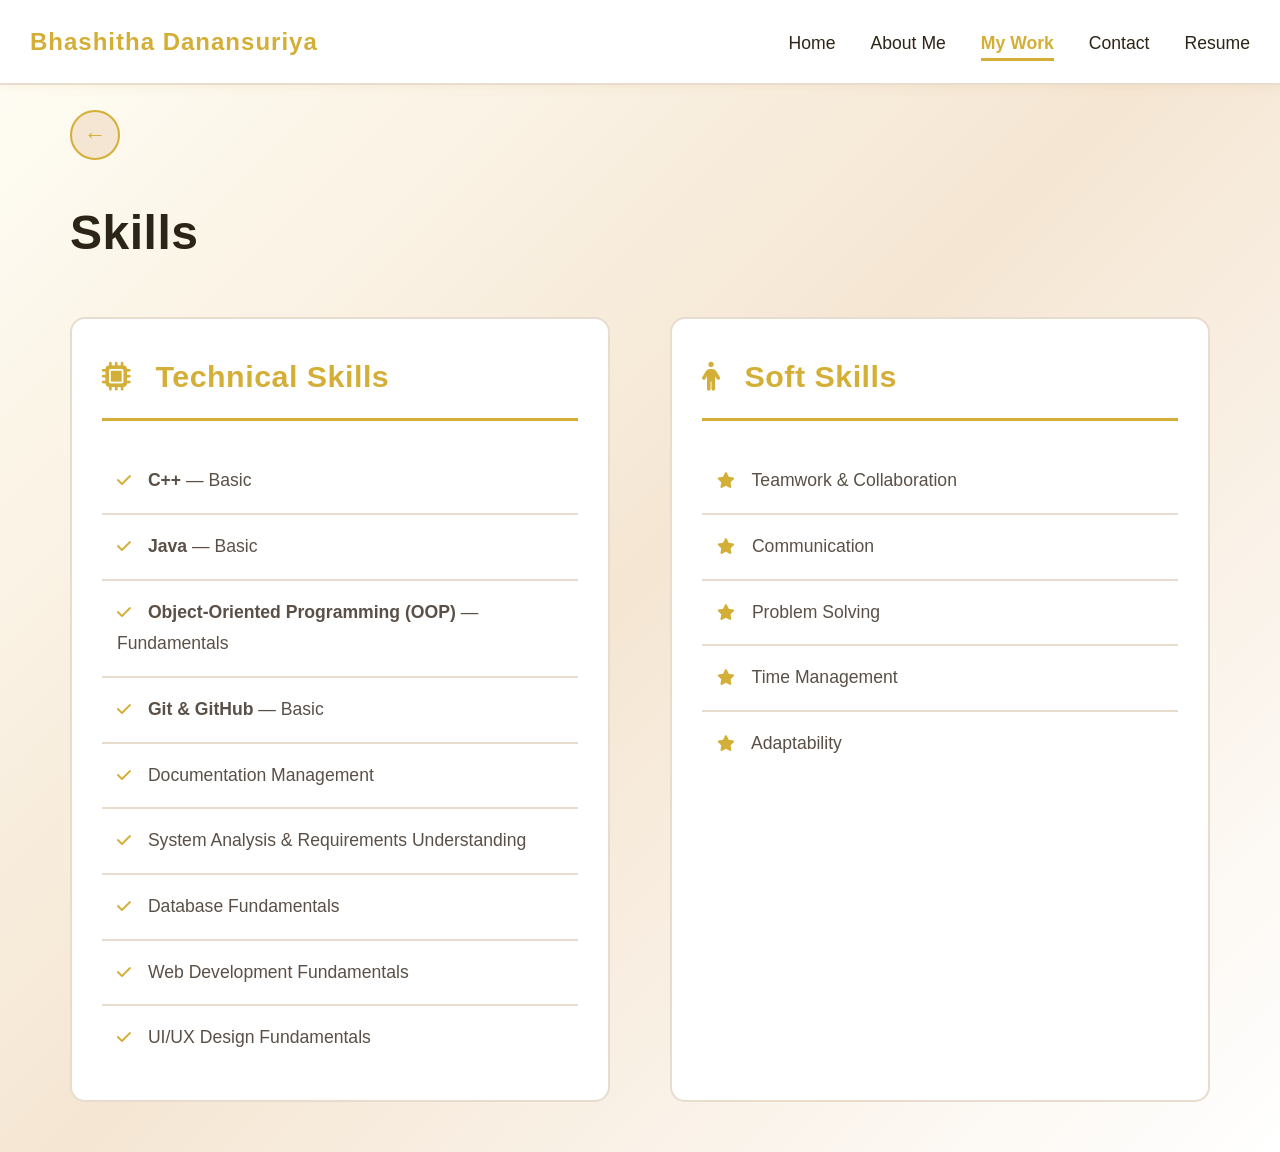
<file: skills.html>
<!DOCTYPE html>
<html lang="en">
<head>
  <meta charset="UTF-8">
  <meta name="viewport" content="width=device-width, initial-scale=1.0">
  <title>Skills | Bhashitha Danansuriya</title>
  <link rel="stylesheet" href="style.css">
  <link rel="stylesheet" href="https://cdnjs.cloudflare.com/ajax/libs/font-awesome/6.4.0/css/all.min.css">
</head>
<body>

  <nav>
    <div class="logo">Bhashitha Danansuriya</div>
    <ul>
      <li><a href="index.html">Home</a></li>
      <li><a href="about.html">About Me</a></li>
      <li><a href="my-work.html" class="active">My Work</a></li>
      <li><a href="contact.html">Contact</a></li>
      <li><a href="resume.html">Resume</a></li>
    </ul>
  </nav>

  <div class="container">
    <a href="my-work.html" class="back-button" aria-label="Back to My Work">&larr;</a>

    <h1>Skills</h1>

    <div class="skills-container">
      <div class="skills-column">
        <h2><i class="fas fa-microchip"></i> Technical Skills</h2>
        <ul class="skills-list">
          <li><i class="fas fa-check"></i> <strong>C++</strong> — Basic</li>
          <li><i class="fas fa-check"></i> <strong>Java</strong> — Basic</li>
          <li><i class="fas fa-check"></i> <strong>Object-Oriented Programming (OOP)</strong> — Fundamentals</li>
          <li><i class="fas fa-check"></i> <strong>Git & GitHub</strong> — Basic</li>
          <li><i class="fas fa-check"></i> Documentation Management</li>
          <li><i class="fas fa-check"></i> System Analysis & Requirements Understanding</li>
          <li><i class="fas fa-check"></i> Database Fundamentals</li>
          <li><i class="fas fa-check"></i> Web Development Fundamentals</li>
          <li><i class="fas fa-check"></i> UI/UX Design Fundamentals</li>
        </ul>
      </div>

      <div class="skills-column">
        <h2><i class="fas fa-person"></i> Soft Skills</h2>
        <ul class="skills-list">
          <li><i class="fas fa-star"></i> Teamwork & Collaboration</li>
          <li><i class="fas fa-star"></i> Communication</li>
          <li><i class="fas fa-star"></i> Problem Solving</li>
          <li><i class="fas fa-star"></i> Time Management</li>
          <li><i class="fas fa-star"></i> Adaptability</li>
        </ul>
      </div>
    </div>
  </div>

  <script src="script.js"></script>
</body>
</html>
</file>
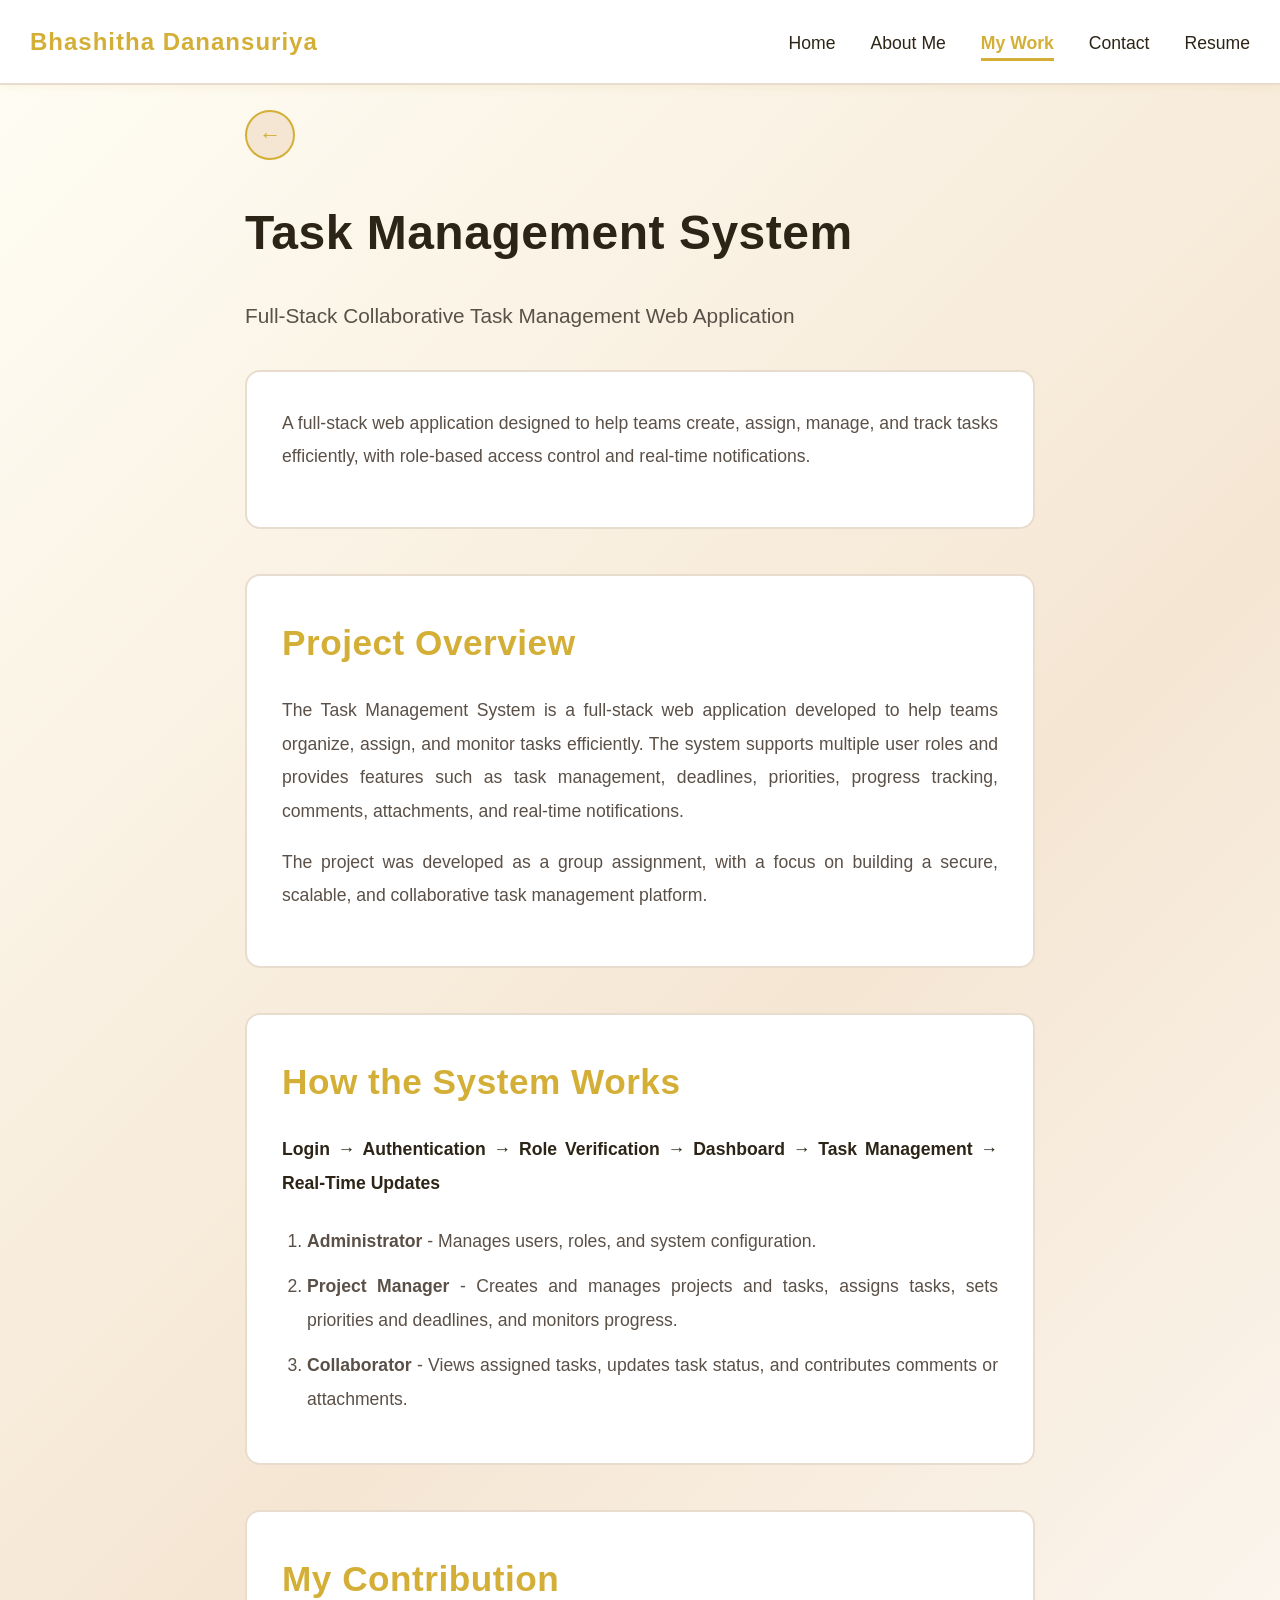
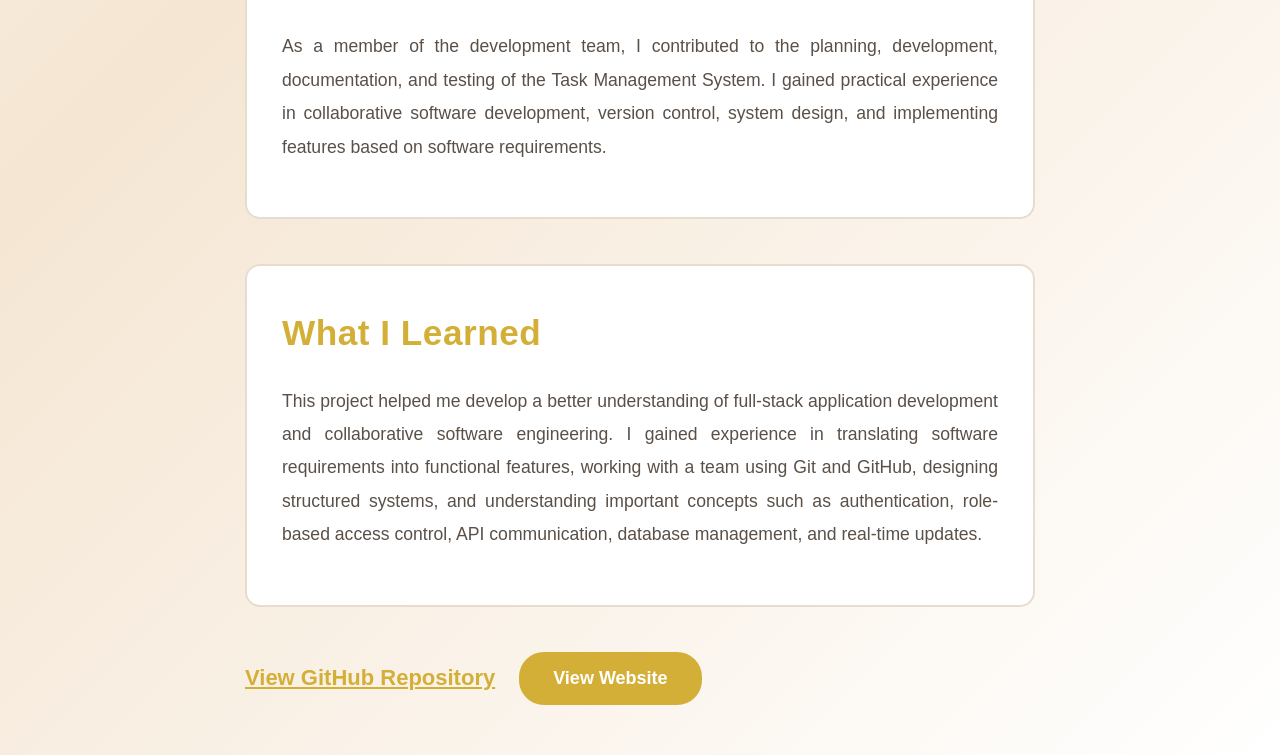
<file: task-management-system.html>
<!DOCTYPE html>
<html lang="en">
<head>
  <meta charset="UTF-8">
  <meta name="viewport" content="width=device-width, initial-scale=1.0">
  <title>Task Management System | Bhashitha Danansuriya</title>
  <link rel="stylesheet" href="style.css">
</head>
<body>

  <nav>
    <div class="logo">Bhashitha Danansuriya</div>
    <ul>
      <li><a href="index.html">Home</a></li>
      <li><a href="about.html">About Me</a></li>
      <li><a href="my-work.html" class="active">My Work</a></li>
      <li><a href="contact.html">Contact</a></li>
      <li><a href="resume.html">Resume</a></li>
    </ul>
  </nav>

  <div class="container project-detail">
    <a href="projects.html" class="back-button" aria-label="Back to Projects">&larr;</a>

    <!-- ===== Title + subtitle + short intro ===== -->
    <h1>Task Management System</h1>
    <p class="project-subtitle">Full-Stack Collaborative Task Management Web Application</p>

    <div class="detail-section">
      <p>
        A full-stack web application designed to help teams create, assign, manage,
        and track tasks efficiently, with role-based access control and real-time
        notifications.
      </p>
    </div>

    <!-- ===== Project Overview ===== -->
    <div class="detail-section">
      <h2>Project Overview</h2>
      <p>
        The Task Management System is a full-stack web application developed to help
        teams organize, assign, and monitor tasks efficiently. The system supports
        multiple user roles and provides features such as task management, deadlines,
        priorities, progress tracking, comments, attachments, and real-time
        notifications.
      </p>
      <p>
        The project was developed as a group assignment, with a focus on building a
        secure, scalable, and collaborative task management platform.
      </p>
    </div>

    <!-- ===== How the System Works ===== -->
    <div class="detail-section">
      <h2>How the System Works</h2>
      <p class="flow-text">
        Login &rarr; Authentication &rarr; Role Verification &rarr; Dashboard &rarr;
        Task Management &rarr; Real-Time Updates
      </p>

      <ol class="detail-list">
        <li><strong>Administrator</strong> - Manages users, roles, and system configuration.</li>
        <li><strong>Project Manager</strong> - Creates and manages projects and tasks, assigns tasks, sets priorities and deadlines, and monitors progress.</li>
        <li><strong>Collaborator</strong> - Views assigned tasks, updates task status, and contributes comments or attachments.</li>
      </ol>
    </div>

    <!-- ===== My Contribution ===== -->
    <div class="detail-section">
      <h2>My Contribution</h2>
      <p>
        As a member of the development team, I contributed to the planning,
        development, documentation, and testing of the Task Management System. I
        gained practical experience in collaborative software development, version
        control, system design, and implementing features based on software
        requirements.
      </p>
    </div>

    <!-- ===== What I Learned ===== -->
    <div class="detail-section">
      <h2>What I Learned</h2>
      <p>
        This project helped me develop a better understanding of full-stack
        application development and collaborative software engineering. I gained
        experience in translating software requirements into functional features,
        working with a team using Git and GitHub, designing structured systems, and
        understanding important concepts such as authentication, role-based access
        control, API communication, database management, and real-time updates.
      </p>
    </div>

    <!-- ===== Links: GitHub repo + live website (both open in a new tab) ===== -->
    <div class="detail-links">
      <a href="https://github.com/YOUR-USERNAME/YOUR-REPO" target="_blank" class="text-link">View GitHub Repository</a>
      <a href="http://salomsan.s3-website-ap-southeast-1.amazonaws.com/" target="_blank">
        <button>View Website</button>
      </a>
    </div>

  </div>

  <script src="script.js"></script>
</body>
</html>
</file>
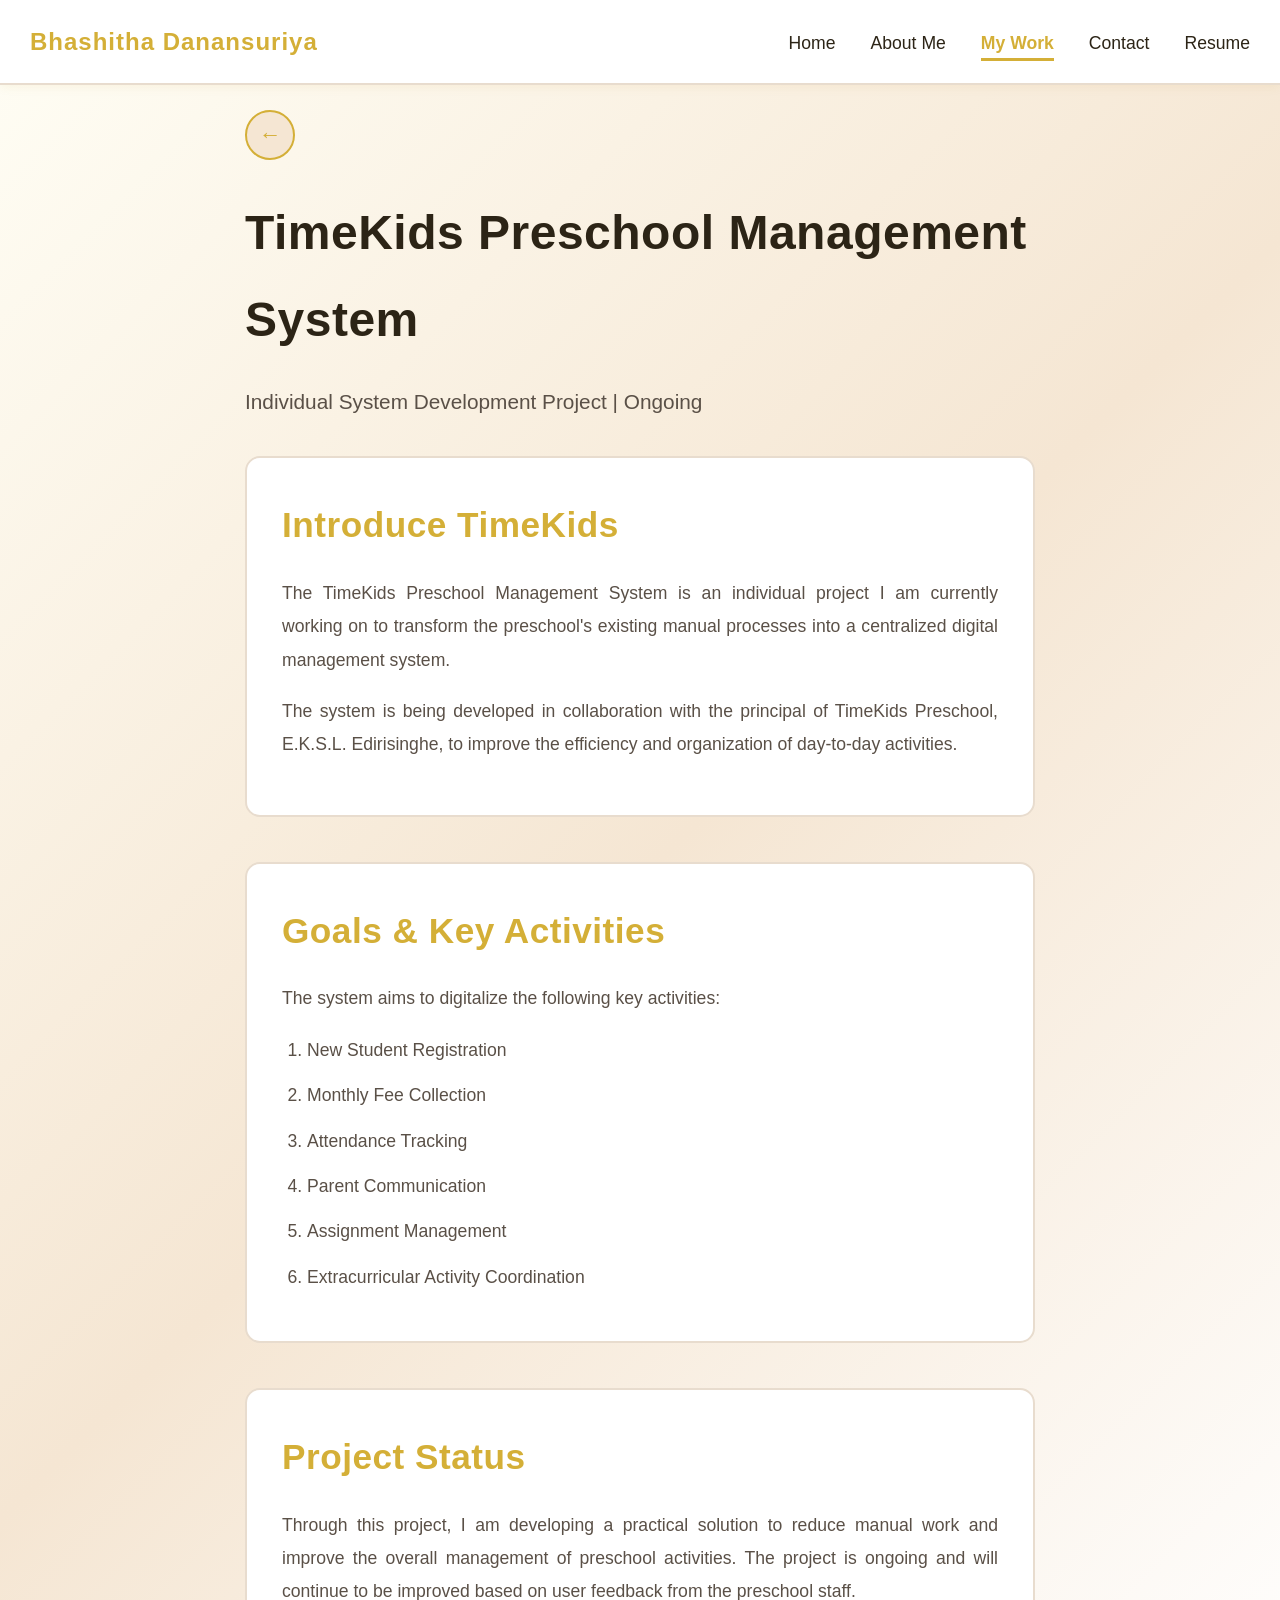
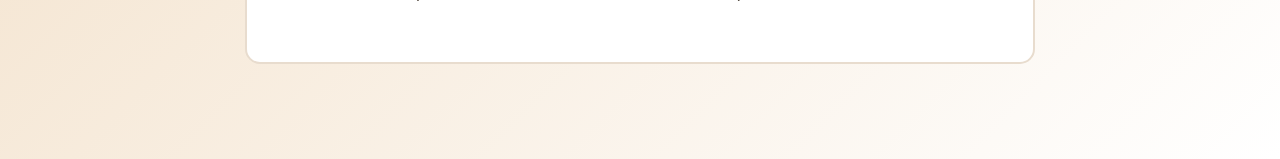
<file: timekids.html>
<!DOCTYPE html>
<html lang="en">
<head>
  <meta charset="UTF-8">
  <meta name="viewport" content="width=device-width, initial-scale=1.0">
  <title>Time Kids PreSchool Management System | Bhashitha Danansuriya</title>
  <link rel="stylesheet" href="style.css">
</head>
<body>

  <nav>
    <div class="logo">Bhashitha Danansuriya</div>
    <ul>
      <li><a href="index.html">Home</a></li>
      <li><a href="about.html">About Me</a></li>
      <li><a href="my-work.html" class="active">My Work</a></li>
      <li><a href="contact.html">Contact</a></li>
      <li><a href="resume.html">Resume</a></li>
    </ul>
  </nav>

  <div class="container project-detail">
    <a href="projects.html" class="back-button" aria-label="Back to Projects">&larr;</a>

    <h1>TimeKids Preschool Management System</h1>
    <p class="project-subtitle">Individual System Development Project | Ongoing</p>

    <!-- ===== Section 1: Introduce TimeKids ===== -->
    <div class="detail-section">
      <h2>Introduce TimeKids</h2>
      <p>
        The TimeKids Preschool Management System is an individual project I am
        currently working on to transform the preschool's existing manual processes
        into a centralized digital management system.
      </p>
      <p>
        The system is being developed in collaboration with the principal of
        TimeKids Preschool, E.K.S.L. Edirisinghe, to improve the efficiency and
        organization of day-to-day activities.
      </p>
    </div>

    <!-- ===== Section 2: Goals & Features ===== -->
    <div class="detail-section">
      <h2>Goals & Key Activities</h2>
      <p>The system aims to digitalize the following key activities:</p>
      <ol class="detail-list">
        <li>New Student Registration</li>
        <li>Monthly Fee Collection</li>
        <li>Attendance Tracking</li>
        <li>Parent Communication</li>
        <li>Assignment Management</li>
        <li>Extracurricular Activity Coordination</li>
      </ol>
    </div>

    <!-- ===== Section 3: Project Status ===== -->
    <div class="detail-section">
      <h2>Project Status</h2>
      <p>
        Through this project, I am developing a practical solution to reduce manual work
        and improve the overall management of preschool activities. The project is ongoing
        and will continue to be improved based on user feedback from the preschool staff.
      </p>
    </div>
  </div>

  <script src="script.js"></script>
</body>
</html>
</file>
<file: style.css>
/* ============================================
   RESET — remove default browser spacing
   ============================================ */
* {
  margin: 0;
  padding: 0;
  box-sizing: border-box;
}

/* ============================================
   RESPONSIVE IMAGES — safety net so no image can ever
   overflow its container on a narrow screen.
   (More specific rules below, like .hero-image img, still win.)
   ============================================ */
img {
  max-width: 100%;
  height: auto;
}

/* ============================================
   COLOR VARIABLES
   ============================================ */
:root {
  --primary-gold: #D4AF37;
  --dark-gold: #B8860B;
  --light-gold: #F5E6D3;
  --pale-gold: #FFFEF5;
  --white: #FFFFFF;
  --dark-text: #2C2416;
  --light-text: #5A5047;
  --border-light: #E8DCCE;
  --hover-gold: #B8860B;
}

/* ============================================
   BASE TYPOGRAPHY
   ============================================ */
body {
  font-family: 'Segoe UI', 'Roboto', 'Poppins', sans-serif;
  font-size: 22px;
  line-height: 1.8;
  background: linear-gradient(135deg, #FFFEF5 0%, #F5E6D3 50%, #FFFFFF 100%);
  color: var(--dark-text);
}

h1, h2, h3, h4 {
  font-family: 'Segoe UI', 'Roboto', 'Poppins', sans-serif;
  font-weight: 600;
  margin-bottom: 20px;
  color: var(--dark-text);
  letter-spacing: 0.5px;
}

h1 { 
  font-size: clamp(2rem, 5vw, 3rem);
  font-weight: 700;
  margin-bottom: 30px;
}
h2 { 
  font-size: clamp(1.6rem, 4vw, 2.2rem);
  font-weight: 650;
  margin-bottom: 25px;
}
h3 { 
  font-size: clamp(1.3rem, 3vw, 1.8rem);
  font-weight: 600;
}

p {
  margin-bottom: 18px;
  font-size: 1.15rem;
  line-height: 1.85;
  color: var(--light-text);
}

a {
  text-decoration: none;
  color: inherit;
  transition: color 0.3s ease;
}

/* ============================================
   PAGE CONTAINER — controls width and padding
   ============================================ */
.container {
  max-width: 1200px;
  width: 100%;
  margin: 0 auto;
  padding: 25px 30px 50px 30px;
}

/* ============================================
   NAVBAR
   ============================================ */
nav {
  display: flex;
  justify-content: space-between;
  align-items: center;
  flex-wrap: wrap;
  gap: 20px;
  padding: 20px 30px;
  background: var(--white);
  border-bottom: 2px solid var(--border-light);
  box-shadow: 0 2px 10px rgba(184, 134, 11, 0.08);
  position: sticky;
  top: 0;
  z-index: 100;
}

nav .logo {
  font-size: 1.5rem;
  font-weight: 700;
  color: var(--primary-gold);
  letter-spacing: 1px;
  transition: transform 0.3s ease;
}

nav .logo:hover {
  transform: scale(1.05);
}

nav ul {
  display: flex;
  flex-wrap: wrap;
  list-style: none;
  gap: 35px;
}

nav a {
  font-size: 1.1rem;
  font-weight: 500;
  color: var(--dark-text);
  transition: color 0.3s ease, border-bottom 0.3s ease;
  padding-bottom: 5px;
  border-bottom: 3px solid transparent;
}

nav a:hover {
  color: var(--primary-gold);
  border-bottom: 3px solid var(--primary-gold);
}

nav a.active {
  color: var(--primary-gold);
  border-bottom: 3px solid var(--primary-gold);
  font-weight: 600;
}

@media (max-width: 600px) {
  nav {
    flex-direction: column;
    align-items: flex-start;
    padding: 16px 20px;
  }
  nav ul {
    gap: 20px;
  }
  nav a {
    font-size: 1rem;
  }
}

/* ============================================
   BUTTONS
   ============================================ */
button {
  border: 2px solid var(--primary-gold);
  padding: 14px 32px;
  font-family: 'Segoe UI', 'Roboto', 'Poppins', sans-serif;
  font-size: 18px;
  font-weight: 600;
  cursor: pointer;
  border-radius: 25px;
  background: var(--primary-gold);
  color: var(--white);
  transition: all 0.3s ease;
}

button:hover {
  background: var(--hover-gold);
  border-color: var(--hover-gold);
  transform: translateY(-2px);
  box-shadow: 0 6px 20px rgba(184, 134, 11, 0.4);
}

button:active {
  transform: translateY(0);
}

/* ============================================
   BACK BUTTON — small circular arrow on sub-pages
   ============================================ */
.back-button {
  display: inline-flex;
  align-items: center;
  justify-content: center;
  width: 50px;
  height: 50px;
  border: 2px solid var(--primary-gold);
  border-radius: 50%;
  font-size: 1.4rem;
  margin-bottom: 30px;
  background: var(--light-gold);
  color: var(--primary-gold);
  transition: all 0.3s ease;
  cursor: pointer;
}

/* ============================================
   HERO SECTION (Home page)
   ============================================ */
.hero {
  display: flex;
  align-items: center;
  justify-content: space-between;
  gap: 50px;
  flex-wrap: wrap;
  padding: 40px 0;
  animation: fadeInUp 0.8s ease-out;
}

@keyframes fadeInUp {
  from {
    opacity: 0;
    transform: translateY(30px);
  }
  to {
    opacity: 1;
    transform: translateY(0);
  }
}

.hero-text {
  flex: 1;
  min-width: 300px;
}

.hero-text h1 {
  background: linear-gradient(135deg, var(--primary-gold) 0%, var(--dark-text) 100%);
  -webkit-background-clip: text;
  -webkit-text-fill-color: transparent;
  background-clip: text;
  margin-bottom: 20px;
  line-height: 1.3;
}

.hero-text p {
  font-size: 1.2rem;
  margin-bottom: 30px;
}

.hero-cta {
  display: flex;
  gap: 18px;
  flex-wrap: wrap;
}

.cta-button {
  display: inline-flex;
  align-items: center;
  justify-content: center;
  padding: 16px 36px;
  font-size: 1.1rem;
  font-weight: 600;
  border-radius: 25px;
  text-decoration: none;
  transition: all 0.3s ease;
  font-family: 'Segoe UI', 'Roboto', 'Poppins', sans-serif;
  cursor: pointer;
  border: 2px solid var(--primary-gold);
}

.primary-cta {
  background: var(--primary-gold);
  color: var(--white);
}

.primary-cta:hover {
  background: var(--hover-gold);
  border-color: var(--hover-gold);
  transform: translateY(-3px);
  box-shadow: 0 10px 28px rgba(184, 134, 11, 0.35);
}

.secondary-cta {
  background: transparent;
  color: var(--primary-gold);
  border-color: var(--primary-gold);
}

.secondary-cta:hover {
  background: var(--pale-gold);
  border-color: var(--primary-gold);
  transform: translateY(-3px);
  box-shadow: 0 10px 28px rgba(184, 134, 11, 0.2);
}

.hero-image {
  flex-shrink: 0;
  display: flex;
  justify-content: center;
  animation: float 3s ease-in-out infinite;
}

@keyframes float {
  0%, 100% {
    transform: translateY(0px);
  }
  50% {
    transform: translateY(-20px);
  }
}

.hero-image img {
  width: 280px;
  height: 320px;
  object-fit: cover;
  border-radius: 20px;
  filter: drop-shadow(0 12px 40px rgba(184, 134, 11, 0.25));
  border: 4px solid var(--light-gold);
  transition: transform 0.3s ease;
}

.hero-image img:hover {
  transform: scale(1.05);
}

@media (max-width: 700px) {
  .hero {
    flex-direction: column-reverse;
    text-align: center;
    gap: 30px;
  }
  .hero-image img {
    width: 260px;
    height: 300px;
  }
}

/* ============================================
   HOME PAGE INTRO SECTION
   ============================================ */
.intro-section {
  margin-top: 30px;
  padding-top: 40px;
  padding: 40px 30px;
  border-top: 2px solid var(--border-light);
  background: rgba(255, 254, 245, 0.5);
  border-radius: 15px;
}

.intro-section p {
  text-align: justify;
  text-justify: inter-word;
  -webkit-hyphens: auto;
  -ms-hyphens: auto;
  hyphens: auto;
  margin-bottom: 20px;
  line-height: 1.9;
  font-size: 1.15rem;
}

/* ============================================
   HOME PAGE HIGHLIGHTS SECTION
   ============================================ */
.highlights-section {
  margin-top: 60px;
  padding: 50px 30px;
  background: var(--white);
  border-radius: 18px;
  border: 2px solid var(--border-light);
}

.highlights-section h2 {
  text-align: center;
  color: var(--primary-gold);
  margin-bottom: 45px;
  font-size: 2rem;
}

.highlights-grid {
  display: grid;
  grid-template-columns: repeat(auto-fit, minmax(260px, 1fr));
  gap: 35px;
}

.highlight-card {
  text-align: center;
  padding: 35px 28px;
  border: 2px solid var(--border-light);
  border-radius: 15px;
  background: var(--pale-gold);
  transition: all 0.3s ease;
}

.highlight-card:hover {
  border-color: var(--primary-gold);
  background: var(--white);
  transform: translateY(-8px);
  box-shadow: 0 12px 35px rgba(184, 134, 11, 0.15);
}

.highlight-icon {
  font-size: 3.2rem;
  color: var(--primary-gold);
  margin-bottom: 20px;
  transition: transform 0.3s ease;
}

.highlight-card:hover .highlight-icon {
  transform: scale(1.15) rotate(-10deg);
}

.highlight-card h3 {
  font-size: 1.5rem;
  color: var(--primary-gold);
  margin-bottom: 15px;
}

.highlight-card p {
  font-size: 1.05rem;
  color: var(--light-text);
  line-height: 1.75;
  margin-bottom: 0;
}

/* ============================================
   HOME PAGE QUICK LINKS SECTION
   ============================================ */
.quick-links-section {
  margin-top: 60px;
  margin-bottom: 40px;
}

.quick-links-section h2 {
  text-align: center;
  color: var(--primary-gold);
  margin-bottom: 45px;
  font-size: 2rem;
}

.quick-links-grid {
  display: grid;
  grid-template-columns: repeat(auto-fit, minmax(280px, 1fr));
  gap: 30px;
}

.quick-link-card {
  display: flex;
  flex-direction: column;
  align-items: center;
  text-align: center;
  padding: 45px 32px;
  border: 2px solid var(--border-light);
  border-radius: 16px;
  background: var(--white);
  text-decoration: none;
  color: inherit;
  transition: all 0.3s ease;
  position: relative;
  overflow: hidden;
}

.quick-link-card::before {
  content: '';
  position: absolute;
  top: 0;
  left: -100%;
  width: 100%;
  height: 100%;
  background: var(--pale-gold);
  z-index: -1;
  transition: left 0.3s ease;
}

.quick-link-card:hover::before {
  left: 0;
}

.quick-link-card:hover {
  border-color: var(--primary-gold);
  transform: translateY(-10px);
  box-shadow: 0 15px 40px rgba(184, 134, 11, 0.2);
}

.quick-link-icon {
  font-size: 3.5rem;
  color: var(--primary-gold);
  margin-bottom: 25px;
  transition: transform 0.3s ease;
}

.quick-link-card:hover .quick-link-icon {
  transform: scale(1.2);
}

.quick-link-card h3 {
  font-size: 1.6rem;
  color: var(--primary-gold);
  margin-bottom: 12px;
  font-weight: 650;
}

.quick-link-card p {
  font-size: 1.05rem;
  color: var(--light-text);
  margin-bottom: 20px;
  line-height: 1.75;
}

.quick-link-arrow {
  display: inline-block;
  font-size: 1.8rem;
  color: var(--primary-gold);
  transition: transform 0.3s ease;
  font-weight: bold;
}

.quick-link-card:hover .quick-link-arrow {
  transform: translateX(8px);
}

@media (max-width: 700px) {
  .highlights-section {
    padding: 35px 20px;
  }
  
  .highlights-grid {
    gap: 20px;
  }
  
  .highlight-card {
    padding: 25px 18px;
  }
  
  .quick-links-grid {
    gap: 20px;
  }
  
  .quick-link-card {
    padding: 30px 20px;
  }
  
  .hero-cta {
    flex-direction: column;
    gap: 12px;
  }
  
  .cta-button {
    width: 100%;
  }
}

/* ============================================
   MY WORK PAGE — vertical list of categories
   ============================================ */
.work-list {
  margin-top: 40px;
}

.work-list-item {
  display: flex;
  justify-content: space-between;
  align-items: center;
  flex-wrap: wrap;       /* prevents the arrow from getting squeezed off on narrow screens */
  row-gap: 10px;
  padding: 30px 20px;
  border: 2px solid var(--border-light);
  border-radius: 12px;
  transition: all 0.3s ease;
  background: var(--white);
  margin-bottom: 15px;
}

.work-list-item:hover {
  border-color: var(--primary-gold);
  background: var(--pale-gold);
  transform: translateX(10px);
  box-shadow: 0 8px 20px rgba(184, 134, 11, 0.15);
}

.work-list-item h3 {
  margin-bottom: 0;
  font-size: 1.5rem;
  color: var(--dark-text);
}

.work-list-item .arrow {
  font-size: 1.8rem;
  color: var(--primary-gold);
  transition: transform 0.3s ease;
}

.work-list-item:hover .arrow {
  transform: translateX(5px);
}

/* ============================================
   PROJECTS SUB-PAGE — boxes with "View Project" buttons
   ============================================ */
.project-grid {
  display: grid;
  grid-template-columns: repeat(auto-fit, minmax(280px, 1fr));
  gap: 35px;
  margin-top: 40px;
}

.project-box {
  border: 2px solid var(--border-light);
  border-radius: 18px;
  padding: 45px 30px;
  text-align: center;
  background: var(--white);
  transition: all 0.3s ease;
  box-shadow: 0 4px 15px rgba(184, 134, 11, 0.08);
}

.project-box:hover {
  border-color: var(--primary-gold);
  background: var(--pale-gold);
  transform: translateY(-10px);
  box-shadow: 0 12px 35px rgba(184, 134, 11, 0.2);
}

.project-box h3 {
  margin-bottom: 20px;
  font-size: 1.6rem;
  color: var(--primary-gold);
}

/* ============================================
   PROJECT DETAIL PAGES (SafeFlame, TMS, TimeKids)
   ============================================ */
.project-detail {
  max-width: 850px;
  margin: 0 auto;
}

.project-subtitle {
  margin-top: -10px;
  margin-bottom: 35px;
  font-size: 1.3rem;
  color: var(--light-text);
  font-weight: 500;
}

.detail-img-wrap {
  width: 100%;
  margin-bottom: 50px;
}

.detail-img {
  width: 100%;
  max-height: 500px;
  object-fit: cover;
  border-radius: 18px;
  filter: drop-shadow(0 15px 40px rgba(184, 134, 11, 0.2));
  display: block;
  border: 3px solid var(--light-gold);
}

.detail-section {
  margin-bottom: 45px;
  background: var(--white);
  padding: 35px;
  border-radius: 15px;
  border: 2px solid var(--border-light);
}

.detail-section h2 {
  color: var(--primary-gold);
  margin-bottom: 20px;
}

/* Justify text in project detail sections */
.project-detail .detail-section p,
.project-detail .detail-section .detail-list,
.project-detail .detail-section .detail-list li {
  text-align: justify;
  text-justify: inter-word;
  -webkit-hyphens: auto;
  -ms-hyphens: auto;
  hyphens: auto;
  font-size: 1.1rem;
  line-height: 1.9;
}

.detail-list {
  margin-left: 25px;
  margin-top: 15px;
}

.detail-list li {
  margin-bottom: 12px;
  color: var(--light-text);
}

.detail-links {
  display: flex;
  align-items: center;
  gap: 24px;
  margin-top: 25px;
  flex-wrap: wrap;
}

.text-link {
  text-decoration: underline;
  color: var(--primary-gold);
  font-weight: 600;
  transition: color 0.3s ease;
}

.text-link:hover {
  color: var(--hover-gold);
}

/* ============================================
   EDUCATION PAGE — listed sections
   ============================================ */
.edu-section {
  display: flex;
  justify-content: space-between;
  align-items: center;
  gap: 50px;
  padding: 45px 30px;
  border: 2px solid var(--border-light);
  border-radius: 15px;
  margin-bottom: 30px;
  background: var(--white);
  transition: all 0.3s ease;
}

.edu-section:hover {
  border-color: var(--primary-gold);
  box-shadow: 0 8px 25px rgba(184, 134, 11, 0.15);
  background: var(--pale-gold);
}

.edu-section:last-child {
  margin-bottom: 0;
}

.edu-text {
  flex: 1;
  min-width: 300px;
}

.edu-text h3 {
  font-size: 1.6rem;
  color: var(--primary-gold);
  margin-bottom: 15px;
}

.edu-image {
  flex-shrink: 0;
  width: 320px;
}

.edu-image img {
  width: 100%;
  height: 240px;
  object-fit: cover;
  border-radius: 12px;
  display: block;
  border: 3px solid var(--light-gold);
  box-shadow: 0 8px 20px rgba(184, 134, 11, 0.15);
}

.edu-list {
  margin-left: 25px;
  margin-top: 15px;
}

.edu-list li {
  margin-bottom: 10px;
  color: var(--light-text);
  font-size: 1.1rem;
}

/* Stack text above photo on narrow screens */
@media (max-width: 700px) {
  .edu-section {
    flex-direction: column;
    gap: 25px;
    padding: 30px 20px;
  }
  .edu-image {
    width: 100%;
  }
}

/* ============================================
   CERTIFICATIONS PAGE
   ============================================ */
.cert-list {
  margin-top: 30px;
}

.cert-item {
  padding: 30px 25px;
  border: 2px solid var(--border-light);
  border-radius: 15px;
  margin-bottom: 20px;
  background: var(--white);
  transition: all 0.3s ease;
}

.cert-item:hover {
  border-color: var(--primary-gold);
  background: var(--pale-gold);
  transform: translateX(8px);
  box-shadow: 0 8px 20px rgba(184, 134, 11, 0.12);
}

.cert-item h3 {
  margin-top: 0;
  font-size: 1.5rem;
  color: var(--primary-gold);
}

.cert-meta {
  color: var(--light-text);
  font-size: 1.05rem;
  margin-bottom: 12px;
  font-weight: 500;
}

.cert-desc {
  margin-bottom: 18px;
  font-size: 1.1rem;
  line-height: 1.8;
}

.btn.view-cert {
  display: inline-block;
  padding: 12px 28px;
  border: 2px solid var(--primary-gold);
  border-radius: 20px;
  background: var(--primary-gold);
  color: var(--white);
  text-decoration: none;
  font-weight: 600;
  transition: all 0.3s ease;
  font-family: 'Segoe UI', 'Roboto', 'Poppins', sans-serif;
}

.btn.view-cert:hover,
.btn.view-cert:focus {
  background: var(--hover-gold);
  border-color: var(--hover-gold);
  transform: translateY(-2px);
  box-shadow: 0 6px 18px rgba(184, 134, 11, 0.25);
}

@media (max-width: 700px) {
  .cert-item {
    padding: 20px 18px;
  }
}

/* ============================================
   TASK MANAGEMENT SYSTEM PAGE
   ============================================ */
.flow-text {
  text-align: center;
  font-weight: 600;
  margin-bottom: 25px;
  font-size: 1.3rem;
  color: var(--dark-text);
}

/* ============================================
   SKILLS PAGE — two-column layout
   ============================================ */
.skills-container {
  display: grid;
  grid-template-columns: 1fr 1fr;
  gap: 60px;
  margin-top: 40px;
}

.skills-column {
  padding: 30px;
  background: var(--white);
  border: 2px solid var(--border-light);
  border-radius: 15px;
  transition: all 0.3s ease;
}

.skills-column:hover {
  border-color: var(--primary-gold);
  box-shadow: 0 8px 25px rgba(184, 134, 11, 0.12);
  background: var(--pale-gold);
}

.skills-column h2 {
  margin-bottom: 28px;
  font-size: 1.9rem;
  color: var(--primary-gold);
  border-bottom: 3px solid var(--primary-gold);
  padding-bottom: 15px;
}

.skills-list {
  list-style: none;
  margin: 0;
  padding: 0;
}

.skills-list li {
  padding: 16px 0;
  border-bottom: 2px solid var(--border-light);
  text-align: left;
  font-size: 1.1rem;
  color: var(--light-text);
  transition: all 0.3s ease;
  padding-left: 15px;
}

.skills-list li:hover {
  color: var(--primary-gold);
  padding-left: 25px;
  font-weight: 600;
}

.skills-list li:last-child {
  border-bottom: none;
}

/* Stack columns on narrow screens */
@media (max-width: 900px) {
  .skills-container {
    grid-template-columns: 1fr;
    gap: 30px;
  }
}

/* ============================================
   EXPERIENCE PAGE
   ============================================ */
.experience-section {
  padding: 35px 30px;
  border: 2px solid var(--border-light);
  border-radius: 15px;
  margin-top: 30px;
  margin-bottom: 25px;
  background: var(--white);
  transition: all 0.3s ease;
}

.experience-section:hover {
  border-color: var(--primary-gold);
  background: var(--pale-gold);
  box-shadow: 0 8px 20px rgba(184, 134, 11, 0.12);
  transform: translateY(-5px);
}

.experience-section h3 {
  margin-top: 0;
  margin-bottom: 12px;
  font-size: 1.6rem;
  color: var(--primary-gold);
}

.experience-meta {
  font-weight: 600;
  margin-bottom: 15px;
  font-size: 1.1rem;
  color: var(--light-text);
}

.experience-desc {
  text-align: justify;
  text-justify: inter-word;
  -webkit-hyphens: auto;
  -ms-hyphens: auto;
  hyphens: auto;
  font-size: 1.1rem;
  line-height: 1.85;
  color: var(--light-text);
}

/* ============================================
   CONTACT PAGE
   ============================================ */
.contact-intro {
  font-size: 1.25rem;
  margin-bottom: 50px;
  text-align: center;
  max-width: 700px;
  margin-left: auto;
  margin-right: auto;
  line-height: 1.8;
  color: var(--light-text);
}

.contact-grid {
  display: grid;
  grid-template-columns: repeat(auto-fit, minmax(320px, 1fr));
  gap: 40px;
  margin: 50px 0;
}

.contact-card {
  border: 2px solid var(--border-light);
  border-radius: 20px;
  padding: 50px 35px;
  text-align: center;
  background: var(--white);
  transition: all 0.4s ease;
  box-shadow: 0 6px 20px rgba(184, 134, 11, 0.08);
}

.contact-card:hover {
  transform: translateY(-12px);
  border-color: var(--primary-gold);
  box-shadow: 0 16px 45px rgba(184, 134, 11, 0.2);
  background: var(--pale-gold);
}

.contact-icon {
  font-size: 3.5rem;
  margin-bottom: 25px;
  display: inline-flex;
  align-items: center;
  justify-content: center;
  width: 90px;
  height: 90px;
  border-radius: 50%;
  background: var(--pale-gold);
  transition: all 0.3s ease;
  border: 3px solid var(--light-gold);
}

.contact-card:hover .contact-icon {
  transform: scale(1.15) rotate(10deg);
  background: var(--white);
}

.email-icon {
  color: #EA4335;
  border-color: #EA4335 !important;
}

.whatsapp-icon {
  color: #25D366;
  border-color: #25D366 !important;
}

.linkedin-icon {
  color: #0A66C2;
  border-color: #0A66C2 !important;
}

.github-icon {
  color: #333333;
  border-color: #333333 !important;
}

.contact-card h3 {
  margin-bottom: 15px;
  font-size: 1.7rem;
  color: var(--primary-gold);
}

.contact-method {
  font-size: 1.15rem;
  font-weight: 600;
  margin-bottom: 25px;
  color: var(--light-text);
}

.contact-actions {
  display: flex;
  gap: 12px;
  flex-direction: column;
}

.contact-btn {
  display: inline-flex;
  align-items: center;
  justify-content: center;
  gap: 10px;
  padding: 14px 24px;
  border: 2px solid var(--primary-gold);
  border-radius: 20px;
  font-family: 'Segoe UI', 'Roboto', 'Poppins', sans-serif;
  font-size: 1.05rem;
  font-weight: 600;
  cursor: pointer;
  transition: all 0.3s ease;
  text-decoration: none;
}

.primary-btn {
  border-color: var(--primary-gold);
  background: var(--primary-gold);
  color: var(--white);
}

.primary-btn:hover {
  background: var(--hover-gold);
  border-color: var(--hover-gold);
  transform: translateY(-3px);
  box-shadow: 0 8px 20px rgba(184, 134, 11, 0.3);
}

.copy-btn {
  border-color: var(--light-gold);
  background: var(--pale-gold);
  color: var(--primary-gold);
}

.copy-btn:hover {
  border-color: var(--primary-gold);
  background: var(--white);
  transform: translateY(-2px);
}

.copy-btn.copied {
  background: #4CAF50;
  color: var(--white);
  border-color: #4CAF50;
}

@media (max-width: 600px) {
  .contact-grid {
    grid-template-columns: 1fr;
    gap: 30px;
  }
  
  .contact-actions {
    flex-direction: column;
  }
  
  .contact-btn {
    width: 100%;
  }
  
  .contact-card {
    padding: 35px 25px;
  }
}

/* ============================================
   RESUME PAGE — CV Download Section
   ============================================ */
.cv-download-section {
  display: flex;
  justify-content: center;
  margin: 60px 0;
}

.cv-card {
  border: 3px solid var(--primary-gold);
  border-radius: 25px;
  padding: 60px 50px;
  text-align: center;
  max-width: 550px;
  background: linear-gradient(135deg, var(--pale-gold) 0%, var(--white) 100%);
  box-shadow: 0 12px 40px rgba(184, 134, 11, 0.2);
  transition: all 0.4s ease;
  animation: slideInDown 0.6s ease-out;
}

@keyframes slideInDown {
  from {
    opacity: 0;
    transform: translateY(-30px);
  }
  to {
    opacity: 1;
    transform: translateY(0);
  }
}

.cv-card:hover {
  transform: translateY(-15px);
  box-shadow: 0 20px 50px rgba(184, 134, 11, 0.3);
  border-color: var(--hover-gold);
}

.cv-icon {
  font-size: 4.5rem;
  color: var(--primary-gold);
  margin-bottom: 25px;
  animation: iconPulse 2s ease-in-out infinite;
}

@keyframes iconPulse {
  0%, 100% {
    transform: scale(1);
  }
  50% {
    transform: scale(1.1);
  }
}

.cv-card h2 {
  font-size: 2rem;
  color: var(--primary-gold);
  margin-bottom: 20px;
  font-weight: 700;
}

.cv-description {
  font-size: 1.15rem;
  color: var(--light-text);
  margin-bottom: 30px;
  line-height: 1.85;
}

.cv-details {
  display: flex;
  justify-content: center;
  gap: 35px;
  margin-bottom: 35px;
  flex-wrap: wrap;
  padding: 20px;
  background: var(--white);
  border-radius: 15px;
  border: 2px solid var(--light-gold);
}

.cv-format,
.cv-ready {
  display: flex;
  align-items: center;
  gap: 10px;
  font-size: 1.05rem;
  font-weight: 600;
  color: var(--dark-text);
}

.cv-ready {
  color: #4CAF50;
}

.cv-download-btn {
  display: inline-flex;
  align-items: center;
  gap: 12px;
  padding: 18px 40px;
  background: var(--primary-gold);
  color: var(--white);
  border: 2px solid var(--primary-gold);
  border-radius: 25px;
  font-size: 1.1rem;
  font-weight: 700;
  cursor: pointer;
  text-decoration: none;
  transition: all 0.3s ease;
  font-family: 'Segoe UI', 'Roboto', 'Poppins', sans-serif;
}

.cv-download-btn:hover {
  background: var(--hover-gold);
  border-color: var(--hover-gold);
  transform: translateY(-4px);
  box-shadow: 0 10px 28px rgba(184, 134, 11, 0.35);
}

.cv-download-btn:active {
  transform: translateY(-1px);
}

.cv-note {
  margin-top: 20px;
  font-size: 0.95rem;
  color: var(--light-text);
  font-weight: 600;
}

/* ============================================
   RESUME PREVIEW SECTION — Features Grid
   ============================================ */
.resume-preview-section {
  margin-top: 70px;
  padding-top: 50px;
  border-top: 3px solid var(--border-light);
}

.resume-preview-section h2 {
  text-align: center;
  margin-bottom: 50px;
  font-size: 2rem;
  color: var(--primary-gold);
}

.resume-features {
  display: grid;
  grid-template-columns: repeat(auto-fit, minmax(220px, 1fr));
  gap: 35px;
}

.feature-item {
  text-align: center;
  padding: 40px 28px;
  border: 2px solid var(--border-light);
  border-radius: 18px;
  background: var(--white);
  transition: all 0.3s ease;
}

.feature-item:hover {
  border-color: var(--primary-gold);
  background: var(--pale-gold);
  transform: translateY(-10px);
  box-shadow: 0 12px 30px rgba(184, 134, 11, 0.15);
}

.feature-icon {
  font-size: 3rem;
  margin-bottom: 20px;
  color: var(--primary-gold);
  transition: transform 0.3s ease;
}

.feature-item:hover .feature-icon {
  transform: scale(1.2) rotate(10deg);
}

.feature-item h3 {
  margin-bottom: 15px;
  font-size: 1.5rem;
  color: var(--primary-gold);
}

.feature-item p {
  font-size: 1.05rem;
  color: var(--light-text);
  margin-bottom: 0;
  line-height: 1.7;
}

@media (max-width: 700px) {
  .cv-card {
    padding: 40px 28px;
    margin: 0 15px;
    border-radius: 20px;
  }
  
  .cv-icon {
    font-size: 3.5rem;
  }
  
  .cv-card h2 {
    font-size: 1.6rem;
  }
  
  .cv-details {
    flex-direction: column;
    gap: 15px;
    padding: 15px;
  }
  
  .resume-features {
    grid-template-columns: 1fr;
    gap: 20px;
  }
}

/* ============================================
   ABOUT PAGE
   ============================================ */
.about-section {
  margin-bottom: 40px;
  padding: 35px 30px;
  background: var(--white);
  border: 2px solid var(--border-light);
  border-radius: 15px;
  transition: all 0.3s ease;
}

.about-section:hover {
  border-color: var(--primary-gold);
  box-shadow: 0 8px 25px rgba(184, 134, 11, 0.12);
  background: var(--pale-gold);
}

.about-section h2 {
  font-size: 1.9rem;
  color: var(--primary-gold);
  margin-bottom: 20px;
  font-weight: 650;
  letter-spacing: 0.3px;
}

.about-section p {
  font-size: 1.1rem;
  line-height: 1.9;
  color: var(--light-text);
  margin-bottom: 0;
}

.about-section ul {
  list-style: none;
  margin: 0;
  padding: 0;
}

.about-section li {
  padding: 14px 0 14px 25px;
  font-size: 1.1rem;
  color: var(--light-text);
  border-bottom: 1px solid var(--border-light);
  position: relative;
  transition: all 0.3s ease;
}

.about-section li:last-child {
  border-bottom: none;
}

.about-section li:before {
  content: "▸";
  position: absolute;
  left: 0;
  color: var(--primary-gold);
  font-size: 1.2rem;
  font-weight: bold;
}

.about-section li:hover {
  padding-left: 35px;
  color: var(--primary-gold);
  font-weight: 600;
}

@media (max-width: 700px) {
  .about-section {
    padding: 25px 20px;
  }
  
  .about-section h2 {
    font-size: 1.5rem;
  }
  
  .about-section p {
    font-size: 1.02rem;
  }
}

/* ============================================
   OVERALL RESPONSIVE & ANIMATIONS
   ============================================ */
@media (max-width: 700px) {
  .container {
    padding: 35px 20px;
  }
  
  nav {
    padding: 16px 20px;
  }
  
  nav .logo {
    font-size: 1.25rem;      /* prevents the full name from crowding a narrow navbar */
  }
  
  h1 {
    font-size: 2rem;
    margin-bottom: 25px;
  }
  
  h2 {
    font-size: 1.6rem;
    margin-bottom: 20px;
  }
  
  body {
    font-size: 18px;
  }

  /* These sections weren't tightened before — padding was still desktop-sized on tablets/phones */
  .project-box {
    padding: 30px 20px;
  }

  .experience-section {
    padding: 22px 18px;
  }

  .detail-section {
    padding: 22px 18px;
  }
}

/* ============================================
   SMALL PHONES (e.g. iPhone SE, older Android, ~360px and under)
   One more step down from the 700px breakpoint above
   ============================================ */
@media (max-width: 480px) {
  .container {
    padding: 25px 14px;
  }

  nav {
    padding: 14px 14px;
  }

  nav .logo {
    font-size: 1.1rem;
  }

  .hero-image img {
    width: 100%;
    max-width: 220px;
    height: 260px;
  }

  .cv-card {
    padding: 30px 18px;
    margin: 0 8px;
  }

  .contact-icon {
    width: 70px;
    height: 70px;
    font-size: 2.6rem;
  }

  .work-list-item,
  .project-box,
  .cert-item,
  .experience-section,
  .detail-section,
  .about-section,
  .edu-section {
    padding: 18px 14px;
  }
}

/* ============================================
   ICON STYLING & ANIMATIONS
   ============================================ */
i, .fa, [class^='fa-'], [class*=' fa-'] {
  transition: all 0.3s ease;
}

/* Section heading icons */
h2 i, h3 i {
  margin-right: 15px;
  color: var(--primary-gold);
  font-size: 0.95em;
}

/* About section list icons */
.about-section li i {
  margin-right: 12px;
  color: var(--primary-gold);
  font-weight: 700;
}

.about-section li:hover i {
  transform: scale(1.2) rotate(5deg);
}

/* Skills list icons */
.skills-list i {
  margin-right: 12px;
  color: var(--primary-gold);
  font-size: 0.9em;
}

.skills-list li:hover i {
  transform: scale(1.15) rotate(-5deg);
}

/* Certification button icons */
.view-cert i {
  margin-right: 8px;
  transition: all 0.3s ease;
}

.view-cert:hover i {
  transform: scale(1.2);
}

/* Experience section icons */
.experience-section h3 i,
.experience-section .experience-meta i {
  margin-right: 10px;
  color: var(--primary-gold);
}

.experience-section:hover h3 i {
  transform: scale(1.15) translateX(3px);
}

/* Education section icons */
.edu-list i {
  margin-right: 10px;
  color: var(--primary-gold);
}

.edu-list li:hover i {
  transform: scale(1.15) rotate(10deg);
}

/* Responsive icon adjustments */
@media (max-width: 700px) {
  h2 i, h3 i {
    margin-right: 10px;
    font-size: 0.9em;
  }
  
  .skills-list i,
  .about-section li i,
  .edu-list i {
    margin-right: 10px;
  }
}
/* ============================================
   HERO TAGLINE — larger, bold intro line under the name
   ============================================ */
.hero-tagline {
  font-size: 1.9rem;
  font-weight: 400;
  color: var(--primary-black);
}
</file>
